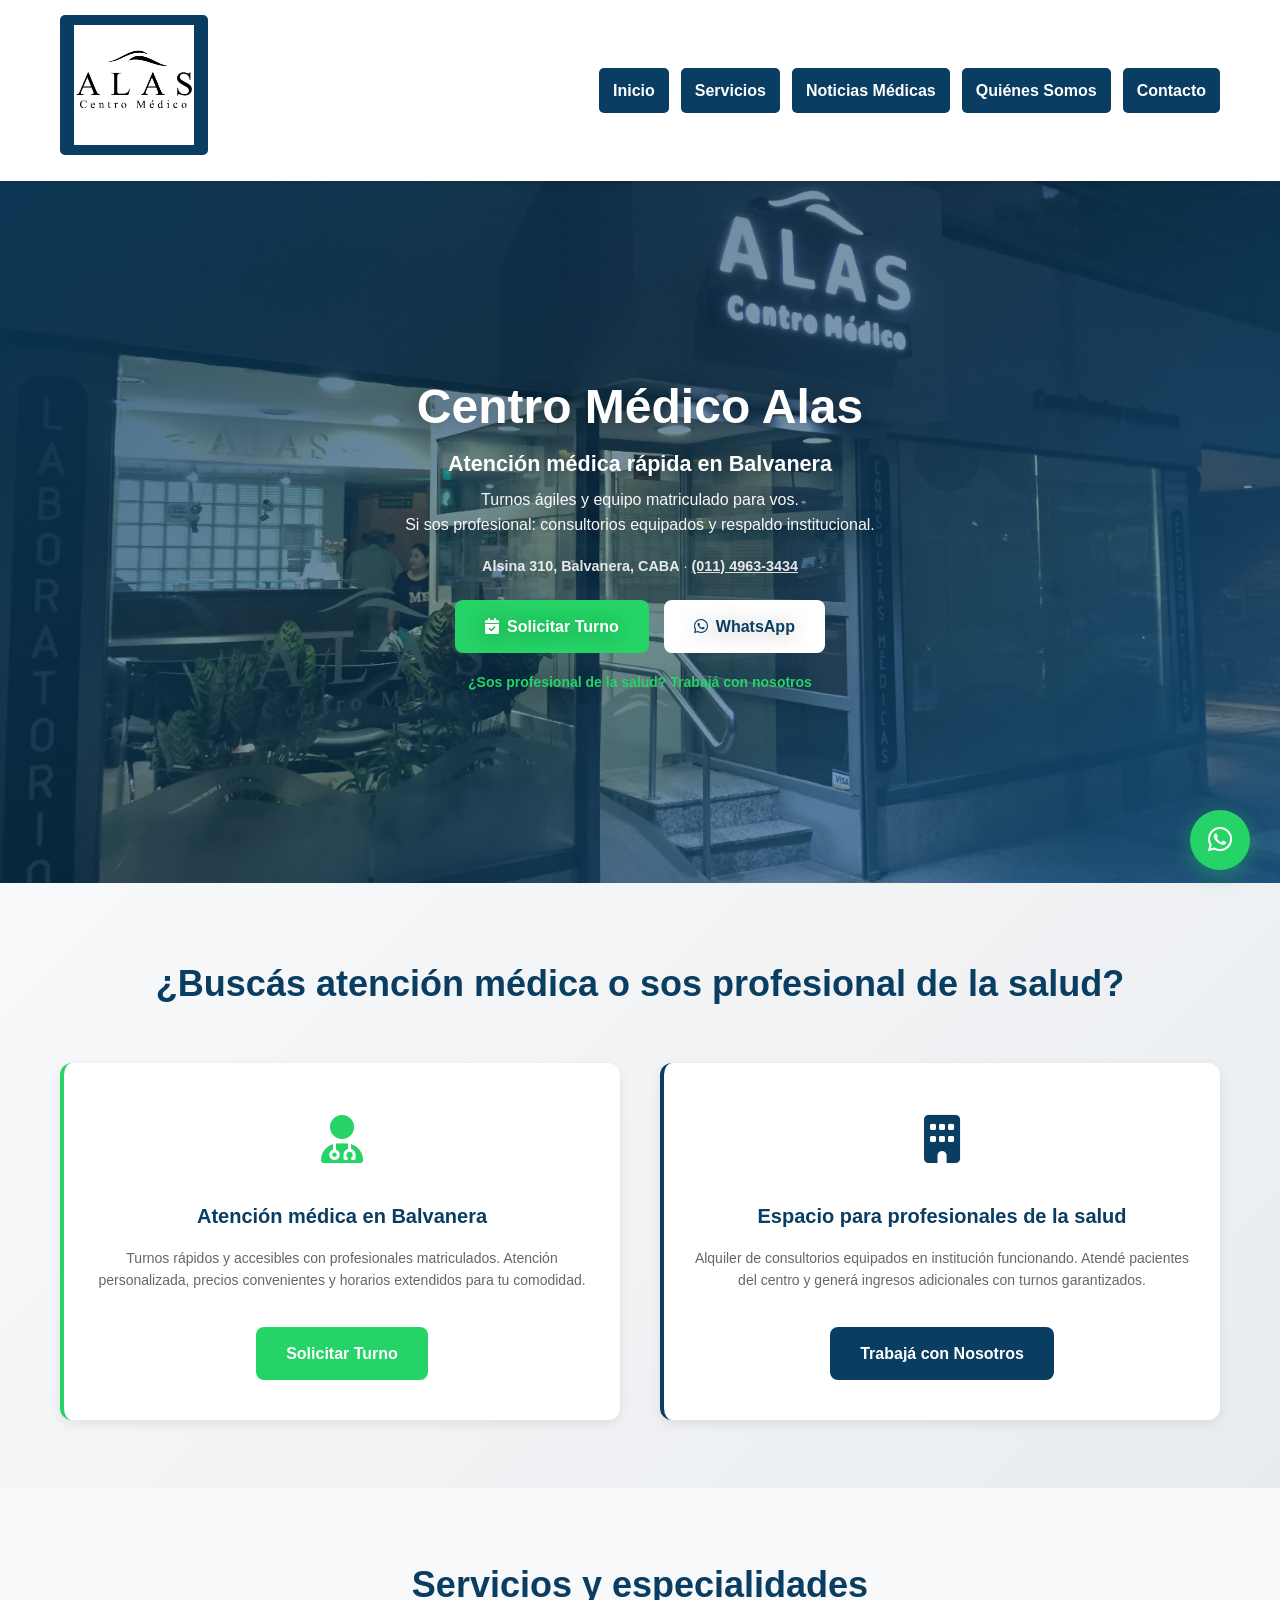
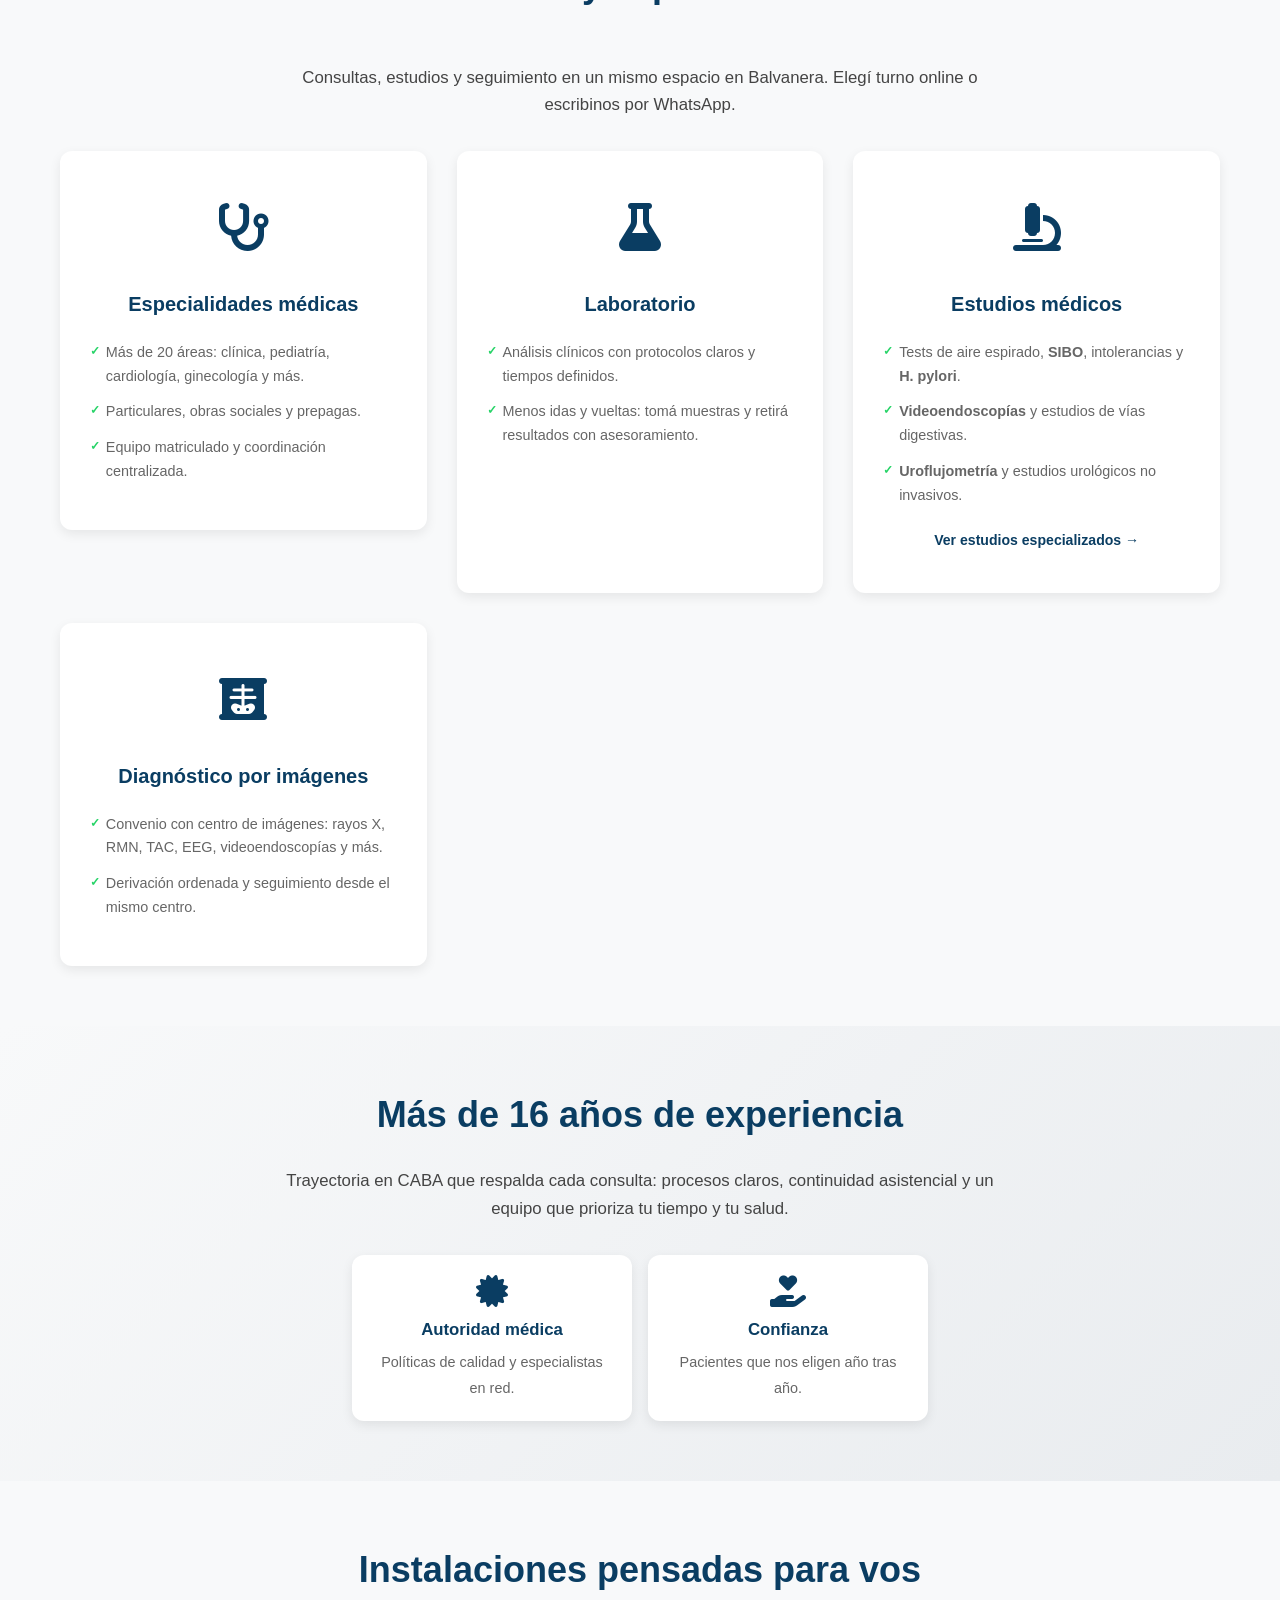
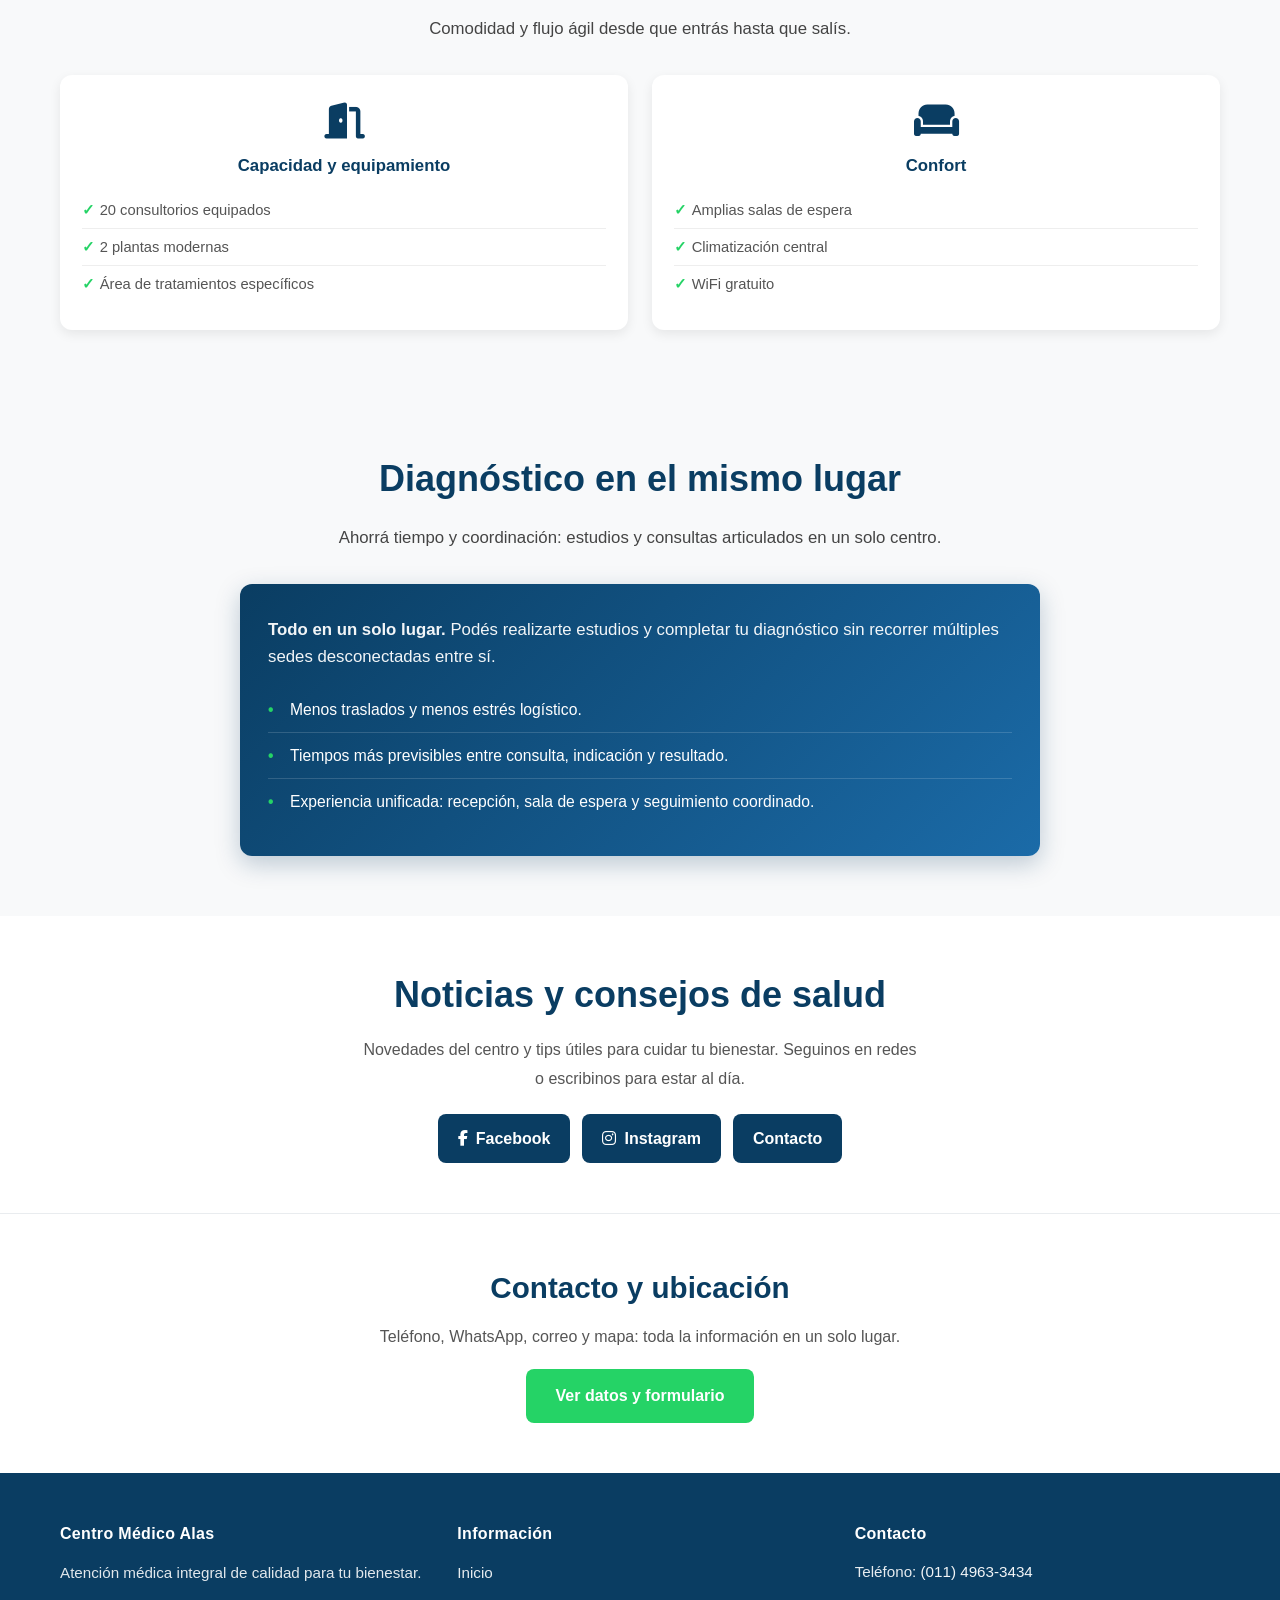
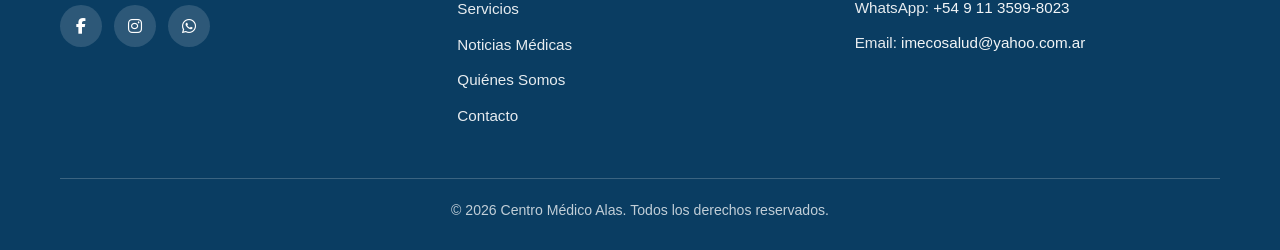
<file: index.html>
<!DOCTYPE html>
<html lang="es">
<head>
    <meta charset="UTF-8">
    <title>Centro Médico Alas en Balvanera, CABA - Consultorios y Atención Profesional</title>
    <meta name="description" content="Centro Médico en Balvanera, CABA. Consultorios médicos en alquiler y atención personalizada con profesionales matriculados. Solicita turno ya." />
    <meta property="og:type" content="website" />
    <meta property="og:title" content="Centro Médico en Buenos Aires - Consultorios en CABA | Centro Médico Alas" />
    <meta property="og:description" content="Centro Médico Alas: consultorios en CABA, atención médica profesional en Balvanera. Turnos online y WhatsApp para pacientes de Buenos Aires." />
    <meta property="og:url" content="https://tusitio.com" />
    <meta property="og:image" content="https://tusitio.com/imagenes/img1.jpg.jfif" />
    <meta property="og:site_name" content="Centro Médico Alas" />
    <meta property="og:locale" content="es_AR" />
    <meta name="twitter:card" content="summary_large_image" />
    <meta name="twitter:title" content="Centro Médico Alas - Consultorios en Buenos Aires" />
    <meta name="twitter:description" content="Centro Médico en Balvanera, CABA. Turnos en línea, WhatsApp y profesionales matriculados certificados." />
    <meta name="twitter:image" content="https://tusitio.com/imagenes/img1.jpg.jfif" />
    <link rel="canonical" href="https://tusitio.com" />
    <meta name="viewport" content="width=device-width, initial-scale=1.0">
    <meta name="theme-color" content="#0a3d62" />
    <meta name="author" content="Centro Médico Alas" />
    <script type="application/ld+json">
    {
      "@context": "https://schema.org",
      "@type": "MedicalBusiness",
      "name": "Centro Médico Alas",
      "image": "https://tusitio.com/imagenes/logo.jpg",
      "telephone": "+54 9 11 3599 8023",
      "email": "imecosalud@yahoo.com.ar",
      "address": {
        "@type": "PostalAddress",
        "streetAddress": "Alsina 310, Balvanera",
        "addressLocality": "Buenos Aires",
        "addressRegion": "CABA",
        "postalCode": "1093",
        "addressCountry": "AR"
      },
      "geo": {
        "@type": "GeoCoordinates",
        "latitude": -34.6000252,
        "longitude": -58.4047361
      },
      "url": "https://tusitio.com",
      "areaServed": {
        "@type": "AdministrativeArea",
        "name": "Buenos Aires"
      },
      "serviceArea": {
        "@type": "Place",
        "name": "Balvanera, CABA, Buenos Aires"
      },
      "priceRange": "$$",
      "sameAs": [
        "https://www.facebook.com/profile.php?id=100071272326204&locale=es_LA",
        "https://www.instagram.com/centromedico.alas",
        "https://wa.me/5491135998023"
      ],
      "openingHoursSpecification": [
        { "@type": "OpeningHoursSpecification", "dayOfWeek": ["Monday","Tuesday","Wednesday","Thursday","Friday"], "opens": "08:00", "closes": "17:00" },
        { "@type": "OpeningHoursSpecification", "dayOfWeek": "Saturday", "opens": "10:00", "closes": "14:00" }
      ],
      "medicalSpecialty": "GeneralPractice",
      "currenciesAccepted": "ARS",
      "paymentAccepted": "Cash, Credit Card"
    }
    </script>
    <script type="application/ld+json">
    {
      "@context": "https://schema.org",
      "@type": "BreadcrumbList",
      "itemListElement": [
        {"@type": "ListItem", "position": 1, "name": "Inicio", "item": "https://tusitio.com"},
        {"@type": "ListItem", "position": 2, "name": "Servicios", "item": "https://tusitio.com/#servicios"},
        {"@type": "ListItem", "position": 3, "name": "Contacto", "item": "https://tusitio.com/#contacto"}
      ]
    }
    </script>
    <link rel="stylesheet" href="https://cdnjs.cloudflare.com/ajax/libs/font-awesome/6.4.0/css/all.min.css">

    <style>
        * {
            margin: 0;
            padding: 0;
            box-sizing: border-box;
        }

        html {
            scroll-behavior: smooth;
            scroll-padding-top: 100px;
        }

        body {
            font-family: 'Segoe UI', Tahoma, Geneva, Verdana, sans-serif;
            background: #f8f9fa;
            color: #333;
            line-height: 1.6;
            overflow-x: hidden;
        }

        /* HEADER Y NAVEGACIÓN */
        nav {
            background: white;
            box-shadow: 0 2px 4px rgba(0,0,0,0.1);
            position: sticky;
            top: 0;
            z-index: 100;
        }

        nav .container {
            display: flex;
            justify-content: space-between;
            align-items: center;
            max-width: 1200px;
            margin: 0 auto;
            padding: 15px 20px;
            gap: 12px;
            flex-wrap: wrap;
        }

        nav .logo {
            font-size: 24px;
            font-weight: bold;
            color: #0a3d62;
            flex-shrink: 0;
        }

        nav .logo a {
            display: inline-block;
            line-height: 0;
        }

        nav .logo img {
            display: block;
            height: auto;
            max-height: 120px;
            width: auto;
        }

        .nav-toggle {
            display: none;
            align-items: center;
            justify-content: center;
            width: 44px;
            height: 44px;
            padding: 0;
            border: 2px solid #0a3d62;
            border-radius: 8px;
            background: white;
            color: #0a3d62;
            cursor: pointer;
            flex-shrink: 0;
        }

        .nav-toggle:focus-visible {
            outline: 3px solid #25D366;
            outline-offset: 2px;
        }

        nav ul {
            display: flex;
            list-style: none;
            gap: 12px;
            flex-wrap: wrap;
            align-items: center;
            justify-content: flex-end;
            margin: 0;
            padding: 0;
        }

        nav a {
            background: #0a3d62;
            color: white;
            padding: 10px 14px;
            text-decoration: none;
            border-radius: 5px;
            display: inline-block;
            transition: all 0.3s;
            font-weight: 600;
            text-align: center;
        }

        nav a:hover {
            background: #083050;
            transform: translateY(-1px);
            box-shadow: 0 3px 10px rgba(10, 61, 98, 0.3);
        }

        @media (max-width: 900px) {
            .nav-toggle {
                display: inline-flex;
            }

            nav ul {
                display: none;
                width: 100%;
                flex-direction: column;
                align-items: stretch;
                gap: 8px;
                padding-top: 8px;
                border-top: 1px solid #e9ecef;
                margin-top: 8px;
            }

            nav.is-open ul {
                display: flex;
            }

            nav a {
                width: 100%;
            }
        }

        .container {
            max-width: 1200px;
            margin: 0 auto;
            padding: 0 20px;
        }

        /* HERO SECTION — carrusel a pantalla completa */
        .hero {
            position: relative;
            color: white;
            text-align: center;
            min-height: clamp(480px, 78vh, 820px);
            display: flex;
            align-items: center;
            justify-content: center;
            padding: 72px 20px 64px;
            overflow: hidden;
            background: #0a3d62;
        }

        .hero-media {
            position: absolute;
            inset: 0;
            z-index: 0;
        }

        .hero-media .carousel-img {
            width: 100%;
            height: 100%;
            object-fit: cover;
            object-position: center;
            position: absolute;
            top: 0;
            left: 0;
            opacity: 0;
            transition: opacity 1.2s ease-in-out;
        }

        .hero-media .carousel-img.active {
            opacity: 1;
        }

        .hero-overlay {
            position: absolute;
            inset: 0;
            z-index: 1;
            background: linear-gradient(
                135deg,
                rgba(10, 61, 98, 0.82) 0%,
                rgba(10, 61, 98, 0.55) 45%,
                rgba(27, 107, 168, 0.65) 100%
            );
            pointer-events: none;
        }

        .hero-content {
            position: relative;
            z-index: 2;
            max-width: 760px;
            margin: 0 auto;
            text-shadow: 0 2px 20px rgba(0, 0, 0, 0.35);
        }

        .hero h1 {
            font-size: clamp(1.75rem, 5vw, 3rem);
            margin-bottom: 15px;
            line-height: 1.15;
        }

        .hero .hero-lead {
            font-size: clamp(1rem, 2.5vw, 1.35rem);
            font-weight: 600;
            margin-bottom: 10px;
            line-height: 1.35;
        }

        .hero .hero-sub {
            font-size: clamp(0.9rem, 2vw, 1rem);
            margin-bottom: 18px;
            line-height: 1.55;
            color: rgba(255, 255, 255, 0.96);
        }

        .hero .hero-meta {
            font-size: clamp(0.8rem, 1.8vw, 0.9rem);
            color: rgba(255, 255, 255, 0.88);
            margin-bottom: 22px;
            line-height: 1.5;
        }

        .hero .hero-meta a:focus-visible {
            outline: 3px solid #25D366;
            outline-offset: 3px;
        }

        /* FLOATING WHATSAPP BUTTON */
        .floating-whatsapp {
            position: fixed;
            bottom: 30px;
            right: 30px;
            width: 60px;
            height: 60px;
            background: #25D366;
            border-radius: 50%;
            display: flex;
            align-items: center;
            justify-content: center;
            cursor: pointer;
            box-shadow: 0 5px 20px rgba(37, 211, 102, 0.4);
            transition: all 0.3s;
            z-index: 999;
            text-decoration: none;
            color: white;
            font-size: 28px;
        }

        .floating-whatsapp:hover {
            transform: scale(1.1) translateY(-5px);
            box-shadow: 0 8px 25px rgba(37, 211, 102, 0.6);
        }

        .hero-buttons {
            display: flex;
            gap: 15px;
            justify-content: center;
            flex-wrap: wrap;
        }

        .btn {
            background: #25D366;
            color: white;
            padding: 14px 30px;
            text-decoration: none;
            border-radius: 8px;
            display: inline-flex;
            align-items: center;
            gap: 8px;
            font-weight: 600;
            transition: all 0.3s;
            border: none;
            cursor: pointer;
            font-size: 16px;
        }

        .btn:hover {
            background: #20ba5a;
            transform: translateY(-2px);
            box-shadow: 0 5px 15px rgba(37, 211, 102, 0.3);
        }

        .btn-secondary {
            background: white;
            color: #0a3d62;
        }

        .btn-secondary:hover {
            background: #f0f0f0;
        }

        .btn-institutional {
            background: #0a3d62;
            color: white;
        }

        .btn-institutional:hover {
            background: #083050;
            transform: translateY(-2px);
            box-shadow: 0 5px 15px rgba(10, 61, 98, 0.35);
        }

        /* SECCIONES */
        section {
            padding: 60px 20px;
        }

        section h2 {
            font-size: 36px;
            text-align: center;
            margin-bottom: 50px;
            color: #0a3d62;
        }

        section p {
            font-size: 16px;
            line-height: 1.8;
        }

        /* SERVICIOS */
        .services-grid {
            display: grid;
            grid-template-columns: repeat(auto-fit, minmax(min(100%, 280px), 1fr));
            gap: 30px;
        }

        .card {
            background: white;
            padding: 40px 30px;
            border-radius: 12px;
            box-shadow: 0 4px 12px rgba(0,0,0,0.08);
            transition: all 0.3s;
            text-align: center;
        }

        .card:hover {
            transform: translateY(-8px);
            box-shadow: 0 12px 24px rgba(0,0,0,0.12);
        }

        .card-icon {
            font-size: 48px;
            color: #0a3d62;
            margin-bottom: 20px;
        }

        .card h3 {
            color: #0a3d62;
            margin-bottom: 15px;
            font-size: 20px;
        }

        .card p {
            color: #666;
            font-size: 14px;
        }

        /* ABOUT SECTION */
        .about-content {
            display: grid;
            grid-template-columns: 1fr 1fr;
            gap: 50px;
            align-items: center;
        }

        .about-content h3 {
            color: #0a3d62;
            font-size: 24px;
            margin-bottom: 15px;
        }

        .about-content ul {
            list-style: none;
            margin-top: 20px;
        }

        .about-content li {
            padding: 12px 0;
            border-bottom: 1px solid #eee;
            display: flex;
            align-items: center;
            gap: 10px;
        }

        .about-content li:before {
            content: "✓";
            color: #25D366;
            font-weight: bold;
            font-size: 20px;
        }

        /* CONTACT */
        .contact-section {
            background: linear-gradient(135deg, #0a3d62 0%, #1b6ba8 100%);
            color: white;
            padding: 60px 20px;
        }

        .contact-info-section {
            background: #f8f9fa;
            padding: 60px 20px;
        }

        /* FOOTER */
        footer {
            background: #0a3d62;
            color: white;
            padding: 50px 20px 20px;
        }

        .footer-content {
            display: grid;
            grid-template-columns: repeat(auto-fit, minmax(250px, 1fr));
            gap: 30px;
            margin-bottom: 30px;
        }

        .footer-section h4 {
            margin-bottom: 15px;
            font-size: 16px;
        }

        .footer-section ul {
            list-style: none;
        }

        .footer-section ul li {
            margin-bottom: 10px;
        }

        .footer-section a {
            color: #ccc;
            text-decoration: none;
            transition: color 0.3s;
        }

        .footer-section a:hover {
            color: white;
        }

        .social-links {
            display: flex;
            gap: 15px;
            margin-top: 15px;
        }

        .social-links a {
            display: inline-flex;
            align-items: center;
            justify-content: center;
            width: 40px;
            height: 40px;
            background: rgba(255,255,255,0.1);
            border-radius: 50%;
            color: white;
            transition: background 0.3s;
        }

        .social-links a:hover {
            background: #25D366;
        }

        /* TRUST INDICATORS */
        .trust-indicators {
            display: grid;
            grid-template-columns: repeat(auto-fit, minmax(250px, 1fr));
            gap: 30px;
            margin-bottom: 60px;
        }

        .trust-item {
            background: white;
            padding: 30px;
            border-radius: 12px;
            text-align: center;
            box-shadow: 0 4px 12px rgba(0,0,0,0.08);
            transition: transform 0.3s;
        }

        .trust-item:hover {
            transform: translateY(-5px);
        }

        .trust-item-icon {
            font-size: 42px;
            color: #0a3d62;
            margin-bottom: 15px;
        }

        .trust-item h3 {
            color: #0a3d62;
            margin-bottom: 10px;
            font-size: 18px;
        }

        .trust-item p {
            color: #666;
            font-size: 14px;
        }

        /* TESTIMONIALS */
        .testimonials-grid {
            display: grid;
            grid-template-columns: repeat(auto-fit, minmax(300px, 1fr));
            gap: 30px;
        }

        .testimonial-card {
            background: white;
            padding: 30px;
            border-radius: 12px;
            box-shadow: 0 4px 12px rgba(0,0,0,0.08);
            border-left: 4px solid #25D366;
            transition: all 0.3s;
        }

        .testimonial-card:hover {
            transform: translateY(-8px);
            box-shadow: 0 12px 24px rgba(0,0,0,0.12);
        }

        .testimonial-header {
            display: flex;
            align-items: center;
            margin-bottom: 15px;
        }

        .testimonial-avatar {
            width: 50px;
            height: 50px;
            border-radius: 50%;
            background: #0a3d62;
            color: white;
            display: flex;
            align-items: center;
            justify-content: center;
            font-weight: bold;
            font-size: 20px;
            margin-right: 15px;
        }

        .testimonial-info h4 {
            color: #0a3d62;
            margin-bottom: 3px;
            font-size: 16px;
        }

        .testimonial-info p {
            color: #999;
            font-size: 13px;
        }

        .testimonial-stars {
            color: #FFD700;
            font-size: 14px;
            margin-bottom: 12px;
        }

        .testimonial-text {
            color: #666;
            font-size: 14px;
            line-height: 1.6;
            font-style: italic;
        }

        .footer-bottom {
            text-align: center;
            border-top: 1px solid rgba(255,255,255,0.2);
            padding-top: 20px;
            color: #ccc;
            font-size: 14px;
        }

        /* AUDIENCE SEPARATION */
        .audience-grid {
            display: grid;
            grid-template-columns: repeat(auto-fit, minmax(300px, 1fr));
            gap: 40px;
        }

        .audience-card {
            background: white;
            padding: 40px 30px;
            border-radius: 12px;
            box-shadow: 0 4px 12px rgba(0,0,0,0.08);
            text-align: center;
            transition: transform 0.3s;
        }

        .audience-card:hover {
            transform: translateY(-5px);
        }

        .audience-card h3 {
            color: #0a3d62;
            margin-bottom: 15px;
            font-size: 20px;
        }

        .audience-card p {
            color: #666;
            font-size: 14px;
            line-height: 1.6;
        }

        /* SECCIONES INSTITUCIONALES (experiencia, instalaciones, diagnóstico) */
        .experience-section h2,
        .facilities-section h2,
        .diagnosis-section h2,
        .news-teaser h2 {
            font-weight: 700;
        }

        .section-lead {
            max-width: 720px;
            margin: 0 auto 32px;
            text-align: center;
            font-size: 1.05rem;
            color: #444;
            line-height: 1.65;
        }

        .pill-row {
            display: flex;
            justify-content: center;
            gap: 16px;
            flex-wrap: wrap;
        }

        .pill-card {
            background: white;
            padding: 20px 22px;
            border-radius: 12px;
            box-shadow: 0 4px 12px rgba(0,0,0,0.08);
            min-width: 180px;
            max-width: 280px;
            text-align: center;
        }

        .pill-card i {
            font-size: 2rem;
            color: #0a3d62;
            margin-bottom: 10px;
            display: block;
        }

        .pill-card h3 {
            color: #0a3d62;
            margin: 0 0 6px;
            font-size: 1.05rem;
        }

        .pill-card p {
            margin: 0;
            font-size: 0.9rem;
            color: #666;
        }

        .facility-grid {
            display: grid;
            grid-template-columns: repeat(auto-fit, minmax(240px, 1fr));
            gap: 24px;
        }

        .facility-item {
            background: white;
            padding: 28px 22px;
            border-radius: 12px;
            box-shadow: 0 4px 12px rgba(0,0,0,0.08);
            text-align: center;
            transition: transform 0.25s;
        }

        .facility-item:hover {
            transform: translateY(-4px);
        }

        .facility-item i {
            font-size: 2.25rem;
            color: #0a3d62;
            margin-bottom: 14px;
        }

        .facility-item h3 {
            color: #0a3d62;
            margin: 0 0 12px;
            font-size: 1.05rem;
        }

        .facility-item ul {
            text-align: left;
            color: #555;
            list-style: none;
            padding: 0;
            margin: 0;
            font-size: 0.92rem;
            line-height: 1.65;
        }

        .facility-item li {
            padding: 6px 0;
            border-bottom: 1px solid #eee;
            padding-left: 1.2em;
            position: relative;
        }

        .facility-item li::before {
            content: "✓";
            position: absolute;
            left: 0;
            color: #25D366;
            font-weight: bold;
        }

        .facility-item li:last-child {
            border-bottom: none;
        }

        .diagnosis-highlight {
            background: linear-gradient(135deg, #0a3d62 0%, #1b6ba8 100%);
            color: white;
            border-radius: 12px;
            padding: 32px 28px;
            max-width: 800px;
            margin: 0 auto;
            box-shadow: 0 8px 24px rgba(10, 61, 98, 0.25);
        }

        .diagnosis-highlight p {
            color: rgba(255,255,255,0.95);
            font-size: 1.05rem;
            margin: 0 0 16px;
            line-height: 1.65;
        }

        .diagnosis-highlight ul {
            list-style: none;
            padding: 0;
            margin: 0;
        }

        .diagnosis-highlight li {
            padding: 10px 0 10px 1.4em;
            position: relative;
            border-top: 1px solid rgba(255,255,255,0.15);
            font-size: 0.98rem;
        }

        .diagnosis-highlight li:first-child {
            border-top: none;
        }

        .diagnosis-highlight li::before {
            content: "•";
            position: absolute;
            left: 0;
            color: #25D366;
            font-weight: bold;
        }

        .news-teaser .container {
            text-align: center;
        }

        .news-teaser p {
            max-width: 560px;
            margin: 0 auto 20px;
            color: #555;
        }

        .news-links {
            display: flex;
            flex-wrap: wrap;
            gap: 12px;
            justify-content: center;
        }

        .news-links a {
            display: inline-flex;
            align-items: center;
            gap: 8px;
            background: #0a3d62;
            color: white;
            padding: 12px 20px;
            border-radius: 8px;
            text-decoration: none;
            font-weight: 600;
            transition: background 0.25s;
        }

        .news-links a:hover {
            background: #083050;
        }

        .service-card-list {
            text-align: left;
            color: #666;
            font-size: 0.9rem;
            list-style: none;
            padding: 0;
            margin: 0;
            line-height: 1.65;
        }

        .service-card-list li {
            padding: 6px 0 6px 1.1em;
            position: relative;
        }

        .service-card-list li::before {
            content: "✓";
            position: absolute;
            left: 0;
            color: #25D366;
            font-weight: bold;
            font-size: 0.85em;
        }

        /* RESPONSIVE */
        @media (max-width: 768px) {
            .container {
                padding: 0 15px;
            }

            nav .container {
                padding: 10px 15px;
            }

            nav .logo img {
                max-height: 64px;
            }

            nav a {
                padding: 10px 14px;
                font-size: 15px;
            }

            .hero {
                min-height: clamp(440px, 72vh, 720px);
                padding: 56px 15px 48px;
            }

            .hero-buttons {
                flex-direction: column;
                gap: 10px;
            }

            .btn {
                width: 100%;
                padding: 12px 20px;
                font-size: 16px;
                justify-content: center;
            }

            section {
                padding: 40px 15px;
            }

            section h2 {
                font-size: 28px;
                margin-bottom: 30px;
            }

            .services-grid {
                grid-template-columns: 1fr;
                gap: 20px;
            }

            .card {
                padding: 30px 20px;
            }

            .card-icon {
                font-size: 40px;
            }

            .card h3 {
                font-size: 18px;
            }

            .trust-indicators {
                grid-template-columns: 1fr;
                gap: 20px;
            }

            .trust-item {
                padding: 25px;
            }

            .trust-item-icon {
                font-size: 36px;
            }

            .testimonials-grid {
                grid-template-columns: 1fr;
            }

            .about-content {
                grid-template-columns: 1fr;
                gap: 30px;
            }

            .about-content h3 {
                font-size: 20px;
            }

            .footer-content {
                grid-template-columns: 1fr;
                gap: 30px;
            }

            .audience-grid {
                grid-template-columns: 1fr;
                gap: 30px;
            }

            .audience-card {
                padding: 30px 20px;
            }

            .floating-whatsapp {
                bottom: 20px;
                right: 20px;
                width: 50px;
                height: 50px;
                font-size: 24px;
            }

            .experience-section,
            .facilities-section,
            .diagnosis-section,
            .news-teaser {
                padding: 40px 15px;
            }

            .experience-section h2,
            .facilities-section h2,
            .diagnosis-section h2,
            .news-teaser h2 {
                font-size: 1.65rem;
                margin-bottom: 24px;
            }

            .pill-row {
                gap: 12px;
            }

            .pill-card {
                min-width: 100%;
                max-width: none;
            }

            .facility-grid {
                grid-template-columns: 1fr;
            }

            .diagnosis-highlight {
                padding: 24px 18px;
            }
        }

        @media (max-width: 480px) {
            html {
                scroll-padding-top: 88px;
            }

            .btn {
                font-size: 14px;
                padding: 10px 15px;
            }

            section h2 {
                font-size: 24px;
            }

            .card h3 {
                font-size: 16px;
            }

            .trust-item h3 {
                font-size: 16px;
            }
        }
    </style>
</head>
<body>
    <header>
        <nav id="site-nav" aria-label="Navegación principal">
            <div class="container">
                <div class="logo">
                    <a href="index.html#inicio" style="text-decoration: none; color: inherit;" aria-label="Centro Médico Alas, ir al inicio">
                        <img src="imagenes/logo.jpg" alt="Centro Médico Alas logo consultorios en Balvanera CABA" loading="lazy">
                    </a>
                </div>
                <button type="button" class="nav-toggle" id="nav-toggle" aria-expanded="false" aria-controls="primary-menu" aria-label="Abrir o cerrar menú">
                    <i class="fas fa-bars" aria-hidden="true"></i>
                </button>
                <ul id="primary-menu">
                    <li><a href="#inicio" aria-label="Ir a inicio del sitio">Inicio</a></li>
                    <li><a href="#servicios" aria-label="Ver servicios médicos ofrecidos">Servicios</a></li>
                    <li><a href="#noticias" aria-label="Leer noticias y artículos médicos">Noticias Médicas</a></li>
                    <li><a href="quienes-somos.html" aria-label="Conocer al equipo del Centro Médico">Quiénes Somos</a></li>
                    <li><a href="contactos.html" aria-label="Formulario de contacto y ubicación">Contacto</a></li>
                </ul>
            </div>
        </nav>

        <div class="hero" id="inicio">
            <div class="hero-media" aria-hidden="true">
                <img src="imagenes/img1.jpg.jfif" class="carousel-img active" alt="" loading="eager" decoding="async" fetchpriority="high">
                <img src="imagenes/img2.jpg.jfif" class="carousel-img" alt="" loading="lazy" decoding="async">
                <img src="imagenes/img3.jpg.jfif" class="carousel-img" alt="" loading="lazy" decoding="async">
                <img src="imagenes/img6.jpg.jfif" class="carousel-img" alt="" loading="lazy" decoding="async">
            </div>
            <div class="hero-overlay" aria-hidden="true"></div>
            <div class="hero-content">
                <h1>Centro Médico Alas</h1>
                <p class="hero-lead">Atención médica rápida en Balvanera</p>
                <p class="hero-sub">Turnos ágiles y equipo matriculado para vos.<br>Si sos profesional: consultorios equipados y respaldo institucional.</p>
                <p class="hero-meta"><strong>Alsina 310, Balvanera, CABA</strong> · <strong><a href="tel:01149633434" style="color: inherit;">(011) 4963-3434</a></strong></p>
                <div class="hero-buttons">
                    <a href="https://clansis.com.ar/centro_medico_alas" class="btn" target="_blank" rel="noopener noreferrer" aria-label="Solicitar turno médico en línea en Centro Médico Alas">
                        <i class="fas fa-calendar-check" aria-hidden="true"></i> Solicitar Turno
                    </a>
                    <a href="https://wa.me/5491135998023" class="btn btn-secondary" target="_blank" rel="noopener noreferrer" aria-label="Contactar directamente por WhatsApp">
                        <i class="fab fa-whatsapp" aria-hidden="true"></i> WhatsApp
                    </a>
                </div>
                <p style="font-size: 14px; margin-top: 18px;"><a href="#profesionales" style="color: #25D366; text-decoration: none; font-weight: bold;">¿Sos profesional de la salud? Trabajá con nosotros</a></p>
            </div>
        </div>
    </header>

    <main>
        <section id="profesionales" style="background: linear-gradient(135deg, #f8f9fa 0%, #e9ecef 100%); padding: 72px 20px 68px;">
            <div class="container">
                <h2 style="text-align: center; margin-bottom: 50px; color: #0a3d62;">¿Buscás atención médica o sos profesional de la salud?</h2>
                <div class="audience-grid" style="display: grid; grid-template-columns: repeat(auto-fit, minmax(300px, 1fr)); gap: 40px;">
                    <div class="audience-card" style="background: white; padding: 40px 30px; border-radius: 12px; box-shadow: 0 4px 12px rgba(0,0,0,0.08); text-align: center; border-left: 4px solid #25D366;">
                        <div style="font-size: 48px; color: #25D366; margin-bottom: 20px;"><i class="fas fa-user-md"></i></div>
                        <h3 style="color: #0a3d62; margin-bottom: 15px;">Atención médica en Balvanera</h3>
                        <p style="color: #666; margin-bottom: 20px; line-height: 1.6;">Turnos rápidos y accesibles con profesionales matriculados. Atención personalizada, precios convenientes y horarios extendidos para tu comodidad.</p>
                        <a href="especialidades.html" class="btn" aria-label="Ver especialidades médicas y opciones de turno para pacientes" style="display: inline-block; margin-top: 15px;">Solicitar Turno</a>
                    </div>
                    <div class="audience-card" style="background: white; padding: 40px 30px; border-radius: 12px; box-shadow: 0 4px 12px rgba(0,0,0,0.08); text-align: center; border-left: 4px solid #0a3d62;">
                        <div style="font-size: 48px; color: #0a3d62; margin-bottom: 20px;"><i class="fas fa-building"></i></div>
                        <h3 style="color: #0a3d62; margin-bottom: 15px;">Espacio para profesionales de la salud</h3>
                        <p style="color: #666; margin-bottom: 20px; line-height: 1.6;">Alquiler de consultorios equipados en institución funcionando. Atendé pacientes del centro y generá ingresos adicionales con turnos garantizados.</p>
                        <a href="profesionales.html" class="btn btn-institutional" aria-label="Información para profesionales: consultorios y trabajo con el centro" style="display: inline-block; margin-top: 15px;">Trabajá con Nosotros</a>
                    </div>
                </div>
            </div>
        </section>

        <section id="servicios" aria-labelledby="servicios-heading" style="padding-top: 68px;">
            <div class="container">
                <h2 id="servicios-heading">Servicios y especialidades</h2>
                <p class="section-lead">Consultas, estudios y seguimiento en un mismo espacio en Balvanera. Elegí turno online o escribinos por WhatsApp.</p>
                <div class="services-grid">
                    <a href="especialidades.html" style="text-decoration: none; color: inherit;">
                        <div class="card" style="cursor: pointer;">
                            <div class="card-icon"><i class="fas fa-stethoscope" aria-hidden="true"></i></div>
                            <h3>Especialidades médicas</h3>
                            <ul class="service-card-list">
                                <li>Más de 20 áreas: clínica, pediatría, cardiología, ginecología y más.</li>
                                <li>Particulares, obras sociales y prepagas.</li>
                                <li>Equipo matriculado y coordinación centralizada.</li>
                            </ul>
                        </div>
                    </a>
                    <div class="card">
                        <div class="card-icon"><i class="fas fa-flask" aria-hidden="true"></i></div>
                        <h3>Laboratorio</h3>
                        <ul class="service-card-list">
                            <li>Análisis clínicos con protocolos claros y tiempos definidos.</li>
                            <li>Menos idas y vueltas: tomá muestras y retirá resultados con asesoramiento.</li>
                        </ul>
                    </div>
                    <a href="servicios-agregados.html" class="card-link-estudios" style="text-decoration: none; color: inherit;" aria-label="Ver estudios especializados: tests de aliento SIBO, endoscopías, uroflujometría y más">
                        <div class="card" style="cursor: pointer;">
                            <div class="card-icon"><i class="fas fa-microscope" aria-hidden="true"></i></div>
                            <h3>Estudios médicos</h3>
                            <ul class="service-card-list">
                                <li>Tests de aire espirado, <strong>SIBO</strong>, intolerancias y <strong>H. pylori</strong>.</li>
                                <li><strong>Videoendoscopías</strong> y estudios de vías digestivas.</li>
                                <li><strong>Uroflujometría</strong> y estudios urológicos no invasivos.</li>
                            </ul>
                            <p style="margin-top: 14px; font-size: 0.88rem; color: #0a3d62; font-weight: 600;">Ver estudios especializados →</p>
                        </div>
                    </a>
                    <div class="card">
                        <div class="card-icon"><i class="fas fa-x-ray" aria-hidden="true"></i></div>
                        <h3>Diagnóstico por imágenes</h3>
                        <ul class="service-card-list">
                            <li>Convenio con centro de imágenes: rayos X, RMN, TAC, EEG, videoendoscopías y más.</li>
                            <li>Derivación ordenada y seguimiento desde el mismo centro.</li>
                        </ul>
                    </div>
                </div>
            </div>
        </section>

        <section class="experience-section" id="experiencia" aria-labelledby="experiencia-heading" style="padding: 60px 20px; background: linear-gradient(135deg, #f8f9fa 0%, #e9ecef 100%);">
            <div class="container">
                <h2 id="experiencia-heading" style="text-align: center; color: #0a3d62; margin-bottom: 24px; font-size: clamp(1.4rem, 4vw, 2.25rem);">Más de 16 años de experiencia</h2>
                <p class="section-lead">Trayectoria en CABA que respalda cada consulta: procesos claros, continuidad asistencial y un equipo que prioriza tu tiempo y tu salud.</p>
                <div class="pill-row">
                    <div class="pill-card">
                        <i class="fas fa-certificate" aria-hidden="true"></i>
                        <h3>Autoridad médica</h3>
                        <p>Políticas de calidad y especialistas en red.</p>
                    </div>
                    <div class="pill-card">
                        <i class="fas fa-hand-holding-heart" aria-hidden="true"></i>
                        <h3>Confianza</h3>
                        <p>Pacientes que nos eligen año tras año.</p>
                    </div>
                </div>
            </div>
        </section>

        <section class="facilities-section" id="instalaciones" aria-labelledby="instalaciones-heading" style="padding: 60px 20px;">
            <div class="container">
                <h2 id="instalaciones-heading" style="text-align: center; color: #0a3d62; margin-bottom: 16px;">Instalaciones pensadas para vos</h2>
                <p class="section-lead">Comodidad y flujo ágil desde que entrás hasta que salís.</p>
                <div class="facility-grid">
                    <div class="facility-item">
                        <i class="fas fa-door-open" aria-hidden="true"></i>
                        <h3>Capacidad y equipamiento</h3>
                        <ul>
                            <li>20 consultorios equipados</li>
                            <li>2 plantas modernas</li>
                            <li>Área de tratamientos específicos</li>
                        </ul>
                    </div>
                    <div class="facility-item">
                        <i class="fas fa-couch" aria-hidden="true"></i>
                        <h3>Confort</h3>
                        <ul>
                            <li>Amplias salas de espera</li>
                            <li>Climatización central</li>
                            <li>WiFi gratuito</li>
                        </ul>
                    </div>
                </div>
            </div>
        </section>

        <section class="diagnosis-section" id="diagnostico" aria-labelledby="diagnostico-heading" style="padding: 60px 20px; background: #f8f9fa;">
            <div class="container">
                <h2 id="diagnostico-heading" style="text-align: center; color: #0a3d62; margin-bottom: 16px;">Diagnóstico en el mismo lugar</h2>
                <p class="section-lead">Ahorrá tiempo y coordinación: estudios y consultas articulados en un solo centro.</p>
                <div class="diagnosis-highlight">
                    <p><strong>Todo en un solo lugar.</strong> Podés realizarte estudios y completar tu diagnóstico sin recorrer múltiples sedes desconectadas entre sí.</p>
                    <ul>
                        <li>Menos traslados y menos estrés logístico.</li>
                        <li>Tiempos más previsibles entre consulta, indicación y resultado.</li>
                        <li>Experiencia unificada: recepción, sala de espera y seguimiento coordinado.</li>
                    </ul>
                </div>
            </div>
        </section>

        <section class="news-teaser" id="noticias" aria-labelledby="noticias-heading" style="padding: 50px 20px; background: white;">
            <div class="container">
                <h2 id="noticias-heading" style="color: #0a3d62; margin-bottom: 12px;">Noticias y consejos de salud</h2>
                <p>Novedades del centro y tips útiles para cuidar tu bienestar. Seguinos en redes o escribinos para estar al día.</p>
                <div class="news-links">
                    <a href="https://www.facebook.com/profile.php?id=100071272326204&amp;locale=es_LA" target="_blank" rel="noopener noreferrer" aria-label="Facebook de Centro Médico Alas"><i class="fab fa-facebook-f" aria-hidden="true"></i> Facebook</a>
                    <a href="https://www.instagram.com/centromedico.alas" target="_blank" rel="noopener noreferrer" aria-label="Instagram de Centro Médico Alas"><i class="fab fa-instagram" aria-hidden="true"></i> Instagram</a>
                    <a href="contactos.html" aria-label="Ir a página de contacto">Contacto</a>
                </div>
            </div>
        </section>

        <section id="contacto" aria-labelledby="contacto-heading" style="padding: 50px 20px; background: white; border-top: 1px solid #e9ecef;">
            <div class="container" style="text-align: center; max-width: 640px;">
                <h2 id="contacto-heading" style="color: #0a3d62; margin-bottom: 12px; font-size: clamp(1.35rem, 3.5vw, 1.85rem);">Contacto y ubicación</h2>
                <p style="color: #555; margin-bottom: 20px; line-height: 1.6;">Teléfono, WhatsApp, correo y mapa: toda la información en un solo lugar.</p>
                <a href="contactos.html" class="btn" aria-label="Ir a la página de contacto con datos y formulario">Ver datos y formulario</a>
            </div>
        </section>

    </main>

    <a href="https://wa.me/5491135998023" class="floating-whatsapp" target="_blank" rel="noopener noreferrer" aria-label="Chatear por WhatsApp con Centro Médico Alas">
        <i class="fab fa-whatsapp"></i>
    </a>

    <script>
        (function () {
            var media = document.querySelector('.hero-media');
            if (media) {
                var imgs = media.querySelectorAll('.carousel-img');
                var idx = 0;
                setInterval(function () {
                    imgs[idx].classList.remove('active');
                    idx = (idx + 1) % imgs.length;
                    imgs[idx].classList.add('active');
                }, 3500);
            }
            var nav = document.getElementById('site-nav');
            var toggle = document.getElementById('nav-toggle');
            var menu = document.getElementById('primary-menu');
            if (nav && toggle && menu) {
                toggle.addEventListener('click', function () {
                    var open = nav.classList.toggle('is-open');
                    toggle.setAttribute('aria-expanded', open ? 'true' : 'false');
                    var ic = toggle.querySelector('i');
                    if (ic) {
                        ic.className = open ? 'fas fa-times' : 'fas fa-bars';
                    }
                });
                menu.querySelectorAll('a').forEach(function (link) {
                    link.addEventListener('click', function () {
                        nav.classList.remove('is-open');
                        toggle.setAttribute('aria-expanded', 'false');
                        var ic2 = toggle.querySelector('i');
                        if (ic2) ic2.className = 'fas fa-bars';
                    });
                });
            }
        })();
    </script>

    <style>
        .site-footer {
            background: #0a3d62;
            color: #e8eef4;
            font-family: 'Segoe UI', Tahoma, Geneva, Verdana, sans-serif;
            margin: 0;
            padding: 0;
        }

        .site-footer a {
            color: #fff;
            text-decoration: none;
            transition: opacity 0.2s ease, color 0.2s ease;
        }

        .site-footer a:hover {
            color: #fff;
            opacity: 0.85;
            text-decoration: underline;
        }

        .site-footer__inner {
            max-width: 1200px;
            margin: 0 auto;
            padding: 48px 20px 0;
        }

        .site-footer__grid {
            display: grid;
            grid-template-columns: repeat(3, 1fr);
            gap: 40px 32px;
            padding-bottom: 40px;
        }

        .site-footer__title {
            font-weight: 700;
            font-size: 1rem;
            color: #fff;
            margin: 0 0 14px;
            letter-spacing: 0.02em;
        }

        .site-footer__lead {
            margin: 0 0 20px;
            font-size: 0.95rem;
            line-height: 1.65;
            color: rgba(255, 255, 255, 0.88);
        }

        .site-footer__social {
            display: flex;
            flex-wrap: wrap;
            gap: 12px;
            list-style: none;
            margin: 0;
            padding: 0;
        }

        .site-footer__social a {
            display: inline-flex;
            align-items: center;
            justify-content: center;
            width: 42px;
            height: 42px;
            border-radius: 50%;
            background: rgba(255, 255, 255, 0.14);
            color: #fff;
            text-decoration: none;
        }

        .site-footer__social a:hover {
            background: rgba(255, 255, 255, 0.22);
            opacity: 1;
            text-decoration: none;
        }

        .site-footer__social a:focus-visible {
            outline: 3px solid #25D366;
            outline-offset: 2px;
        }

        .site-footer__links {
            list-style: none;
            margin: 0;
            padding: 0;
        }

        .site-footer__links li {
            margin-bottom: 10px;
        }

        .site-footer__links a {
            font-size: 0.95rem;
            color: rgba(255, 255, 255, 0.9);
        }

        .site-footer__contact {
            margin: 0;
            padding: 0;
            list-style: none;
        }

        .site-footer__contact li {
            margin-bottom: 12px;
            font-size: 0.95rem;
            line-height: 1.55;
            color: rgba(255, 255, 255, 0.9);
        }

        .site-footer__contact a {
            color: rgba(255, 255, 255, 0.95);
        }

        .site-footer__bottom {
            border-top: 1px solid rgba(255, 255, 255, 0.2);
            padding: 20px 20px 28px;
            text-align: center;
        }

        .site-footer__bottom p {
            margin: 0;
            font-size: 0.88rem;
            color: rgba(255, 255, 255, 0.75);
        }

        @media (max-width: 900px) {
            .site-footer__grid {
                grid-template-columns: 1fr 1fr;
            }
        }

        @media (max-width: 600px) {
            .site-footer__inner {
                padding-top: 36px;
            }

            .site-footer__grid {
                grid-template-columns: 1fr;
                gap: 32px;
            }
        }
    </style>

    <footer class="site-footer" role="contentinfo" aria-label="Pie de página" itemscope itemtype="https://schema.org/MedicalBusiness">
        <meta itemprop="name" content="Centro Médico Alas">
        <div class="site-footer__inner">
            <div class="site-footer__grid">
                <div class="site-footer__col">
                    <h2 class="site-footer__title">Centro Médico Alas</h2>
                    <p class="site-footer__lead">Atención médica integral de calidad para tu bienestar.</p>
                    <ul class="site-footer__social" aria-label="Redes sociales">
                        <li>
                            <a href="https://www.facebook.com/profile.php?id=100071272326204&amp;locale=es_LA" target="_blank" rel="noopener noreferrer" aria-label="Facebook de Centro Médico Alas"><i class="fab fa-facebook-f" aria-hidden="true"></i></a>
                        </li>
                        <li>
                            <a href="https://www.instagram.com/centromedico.alas" target="_blank" rel="noopener noreferrer" aria-label="Instagram de Centro Médico Alas"><i class="fab fa-instagram" aria-hidden="true"></i></a>
                        </li>
                        <li>
                            <a href="https://wa.me/5491135998023" target="_blank" rel="noopener noreferrer" aria-label="WhatsApp de Centro Médico Alas"><i class="fab fa-whatsapp" aria-hidden="true"></i></a>
                        </li>
                    </ul>
                </div>
                <div class="site-footer__col">
                    <h2 class="site-footer__title">Información</h2>
                    <ul class="site-footer__links">
                        <li><a href="#inicio">Inicio</a></li>
                        <li><a href="#servicios">Servicios</a></li>
                        <li><a href="#noticias">Noticias Médicas</a></li>
                        <li><a href="quienes-somos.html">Quiénes Somos</a></li>
                        <li><a href="#contacto">Contacto</a></li>
                    </ul>
                </div>
                <div class="site-footer__col">
                    <h2 class="site-footer__title">Contacto</h2>
                    <ul class="site-footer__contact">
                        <li>Teléfono: <a href="tel:01149633434" itemprop="telephone">(011) 4963-3434</a></li>
                        <li>WhatsApp: <a href="https://wa.me/5491135998023" target="_blank" rel="noopener noreferrer" itemprop="telephone">+54 9 11 3599-8023</a></li>
                        <li>Email: <a href="mailto:imecosalud@yahoo.com.ar" itemprop="email">imecosalud@yahoo.com.ar</a></li>
                    </ul>
                </div>
            </div>
            <div class="site-footer__bottom">
                <p>© 2026 Centro Médico Alas. Todos los derechos reservados.</p>
            </div>
        </div>
    </footer>
</body>
</html>
</file>
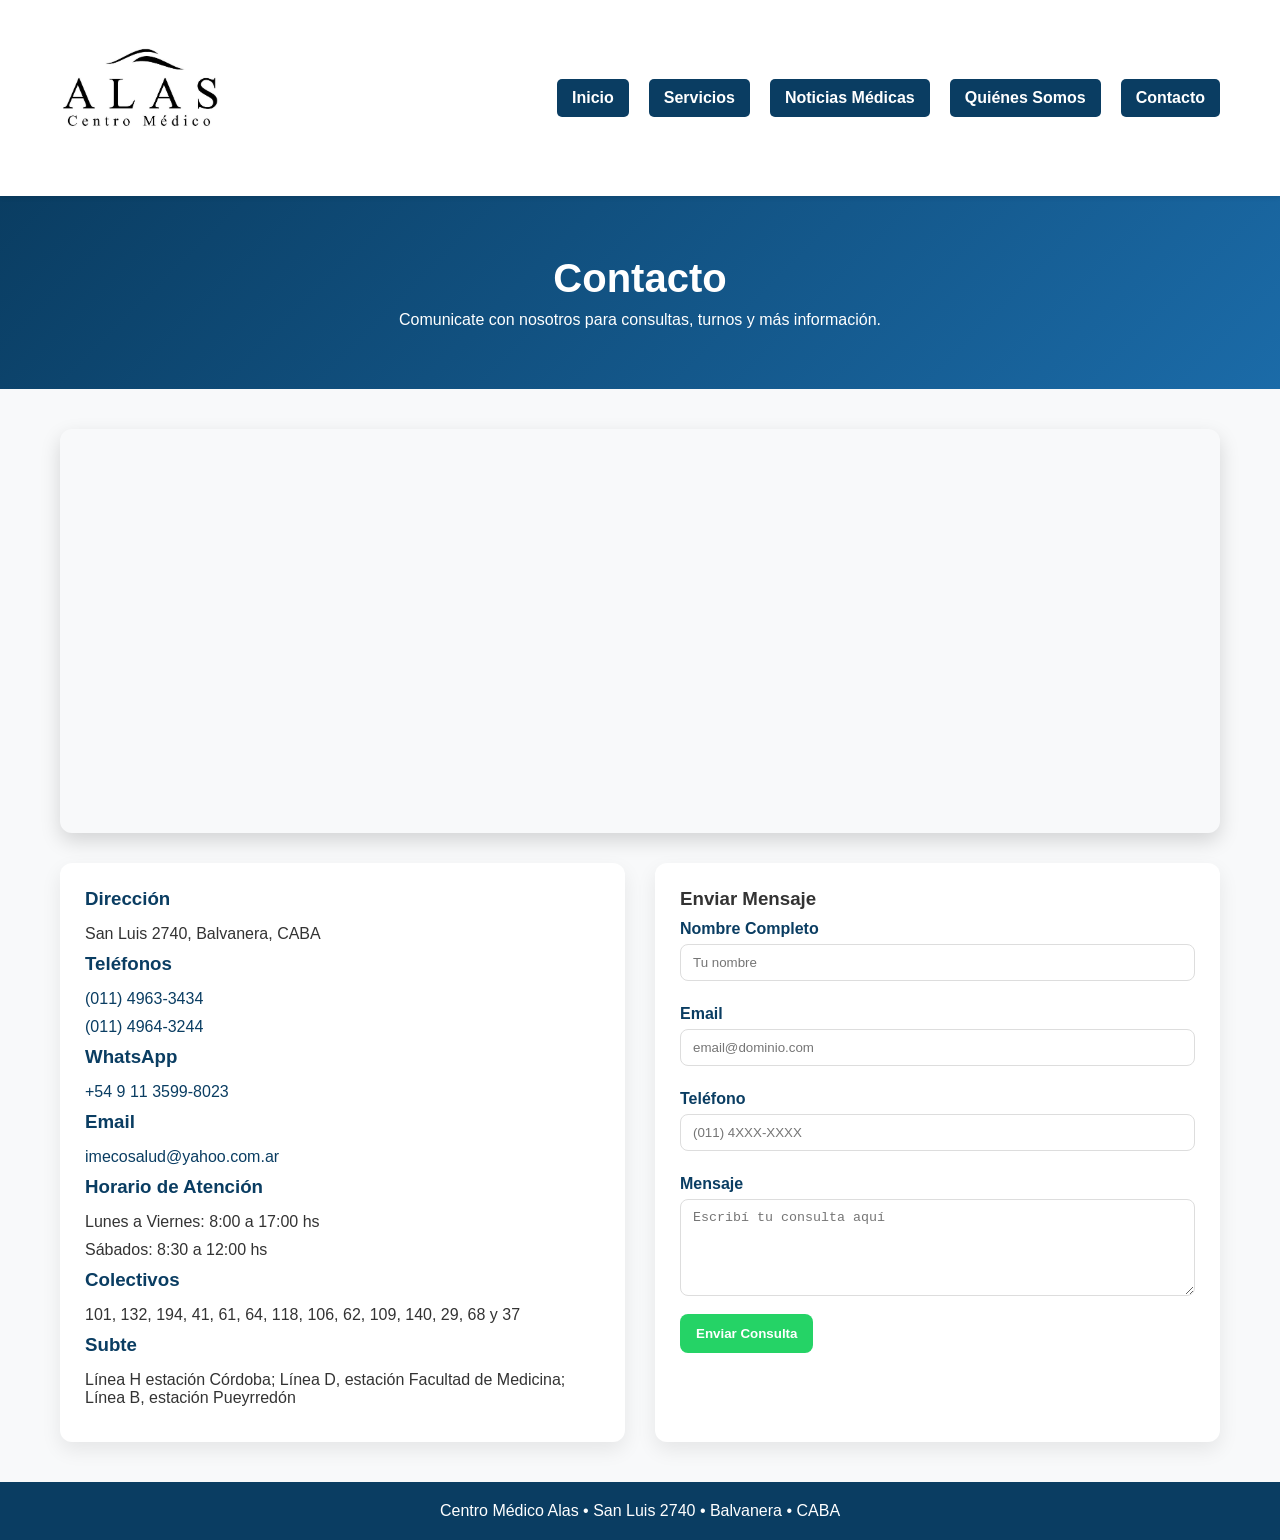
<file: contactos.html>
<!DOCTYPE html>
<html lang="es">
<head>
    <meta charset="UTF-8">
    <title>Contacto - Centro Médico Alas</title>
    <meta name="viewport" content="width=device-width, initial-scale=1.0">
    <link rel="stylesheet" href="https://cdnjs.cloudflare.com/ajax/libs/font-awesome/6.4.0/css/all.min.css">
    <style>
        * { margin: 0; padding: 0; box-sizing: border-box; }
        body { font-family: 'Segoe UI', Tahoma, Geneva, Verdana, sans-serif; background: #f8f9fa; color: #333; }
        nav { background: white; box-shadow: 0 2px 4px rgba(0,0,0,0.1); position: sticky; top: 0; z-index: 100; }
        nav .container { max-width: 1200px; margin: 0 auto; padding: 15px 20px; display: flex; justify-content: space-between; align-items: center; }
        nav .logo { font-size: 24px; color: #0a3d62; font-weight: bold; }
        nav ul { display: flex; list-style: none; gap: 20px; }
        nav ul a { background: #0a3d62; color: white; padding: 10px 15px; text-decoration: none; border-radius: 5px; display: inline-block; transition: all 0.3s; font-weight: 600; }
        nav ul a:hover { background: #083050; transform: translateY(-1px); box-shadow: 0 3px 10px rgba(10, 61, 98, 0.3); }
        .hero { background: linear-gradient(135deg, #0a3d62 0%, #1b6ba8 100%); color: white; text-align: center; padding: 60px 20px; }
        .hero h1 { margin-bottom: 10px; font-size: 40px; }
        .hero p { font-size: 16px; }
        .container { max-width: 1200px; margin: 0 auto; padding: 40px 20px; }
        .contact-grid { display: grid; grid-template-columns: repeat(auto-fit, minmax(280px, 1fr)); gap: 30px; }
        .contact-card { background: white; border-radius: 12px; padding: 25px; box-shadow: 0 8px 20px rgba(0,0,0,0.08); }
        .contact-card h3 { color: #0a3d62; margin-bottom: 15px; }
        .contact-card p, .contact-card a { color: #333; margin-bottom: 10px; display: block; }
        .contact-card a { text-decoration: none; color: #0a3d62; }
        .map-wrapper { border-radius: 12px; overflow: hidden; box-shadow: 0 8px 20px rgba(0,0,0,0.15); margin-bottom: 30px; }
        .form-card { background: white; border-radius: 12px; padding: 25px; box-shadow: 0 8px 20px rgba(0,0,0,0.08); }
        .form-card label { font-weight: 600; color: #0a3d62; margin-top: 10px; display: block; }
        .form-card input, .form-card textarea { width: 100%; padding: 10px 12px; border: 1px solid #ddd; border-radius: 8px; margin-top: 6px; margin-bottom: 14px; }
        .form-card button { background: #25D366; border: none; color: white; padding: 12px 16px; border-radius: 8px; font-weight: 700; cursor: pointer; }
        .form-card button:hover { background: #20b050; }
        .footer { background: #0a3d62; color: white; padding: 20px; text-align: center; }
        .footer a { color: #fff; text-decoration: none; }
        @media(max-width: 768px){ .hero h1 { font-size: 32px; } }
    </style>
</head>
<body>
<nav>
    <div class="container">
        <div class="logo">
            <img src="imagenes/logo.jpg" alt="Centro Médico Alas" style="height: 160px; width: auto;">
        </div>
        <ul>
            <li><a href="index.html">Inicio</a></li>
            <li><a href="index.html#servicios">Servicios</a></li>
            <li><a href="index.html#noticias">Noticias Médicas</a></li>
            <li><a href="quienes-somos.html">Quiénes Somos</a></li>
            <li><a href="contactos.html">Contacto</a></li>
        </ul>
    </div>
</nav>
<div class="hero">
    <h1>Contacto</h1>
    <p>Comunicate con nosotros para consultas, turnos y más información.</p>
</div>
<div class="container">
    <div class="map-wrapper">
        <iframe src="https://www.google.com/maps/embed?pb=!1m18!1m12!1m3!1d841.2627944090622!2d-58.40473609999999!3d-34.6000252!2m3!1f0!2f0!3f0!3m2!1i1024!2i768!4f13.1!3m3!1m2!1s0x95bcca9217b0651b%3A0xe0c58cf3e821de04!2sCentro%20M%C3%A9dico%20Alas!5e0!3m2!1ses-419!2sar!4v1711030000000!5m2!1ses-419!2sar" width="100%" height="400" style="border:0;" allowfullscreen="" loading="lazy"></iframe>
    </div>
    <div class="contact-grid">
        <div class="contact-card">
            <h3>Dirección</h3>
            <p>San Luis 2740, Balvanera, CABA</p>
            <h3>Teléfonos</h3>
            <p><a href="tel:01149633434">(011) 4963-3434</a></p>
            <p><a href="tel:01149643244">(011) 4964-3244</a></p>
            <h3>WhatsApp</h3>
            <p><a href="https://wa.me/5491135998023" target="_blank">+54 9 11 3599-8023</a></p>
            <h3>Email</h3>
            <p><a href="mailto:imecosalud@yahoo.com.ar">imecosalud@yahoo.com.ar</a></p>
            <h3>Horario de Atención</h3>
            <p>Lunes a Viernes: 8:00 a 17:00 hs</p>
            <p>Sábados: 8:30 a 12:00 hs</p>
            <h3>Colectivos</h3>
            <p>101, 132, 194, 41, 61, 64, 118, 106, 62, 109, 140, 29, 68 y 37</p>
            <h3>Subte</h3>
            <p>Línea H estación Córdoba;
            Línea D, estación Facultad de Medicina;
            Línea B, estación Pueyrredón</p>
        </div>
        <div class="form-card">
            <h3>Enviar Mensaje</h3>
            <label for="nombre">Nombre Completo</label>
            <input type="text" id="nombre" placeholder="Tu nombre">
            <label for="email">Email</label>
            <input type="email" id="email" placeholder="email@dominio.com">
            <label for="telefono">Teléfono</label>
            <input type="text" id="telefono" placeholder="(011) 4XXX-XXXX">
            <label for="mensaje">Mensaje</label>
            <textarea id="mensaje" rows="5" placeholder="Escribí tu consulta aquí"></textarea>
            <button type="button">Enviar Consulta</button>
        </div>
    </div>
</div>
<footer class="footer">
    <p>Centro Médico Alas • San Luis 2740 • Balvanera • CABA</p>
</footer>
</body>
</html>
</file>
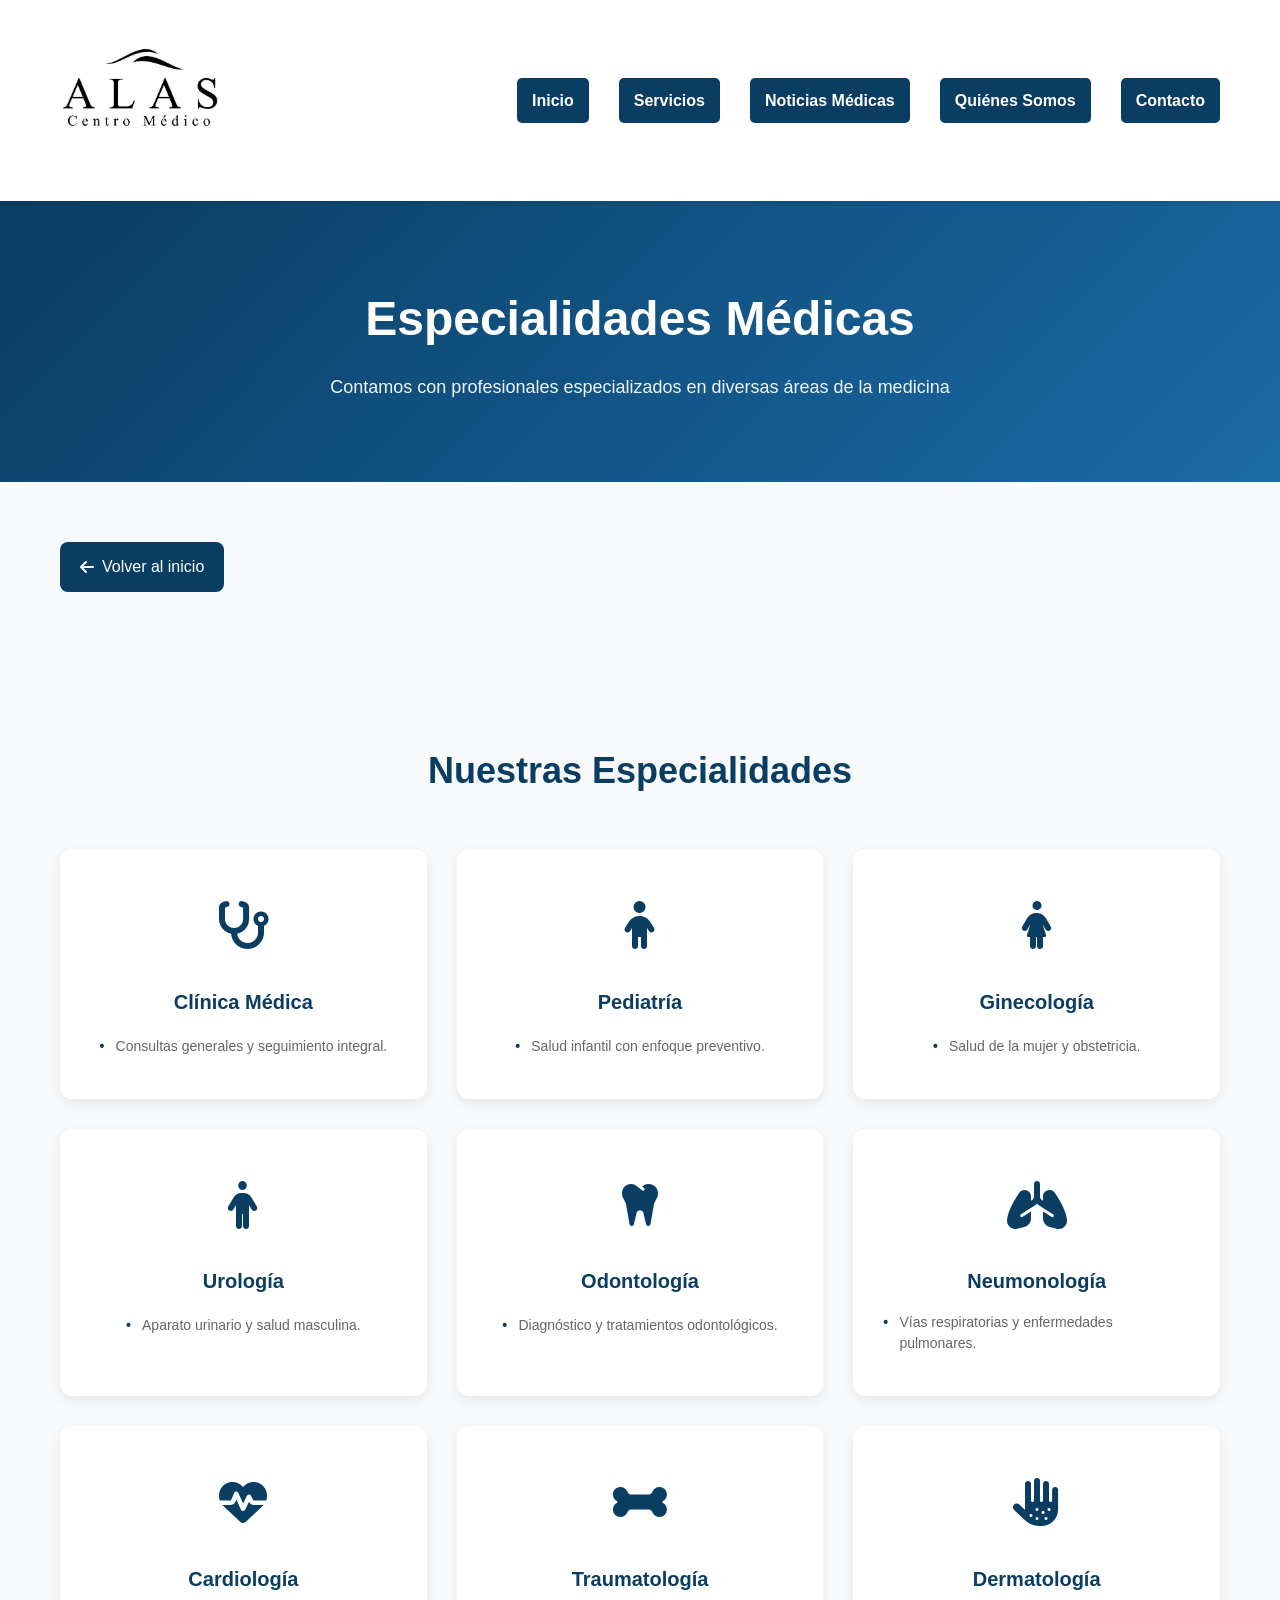
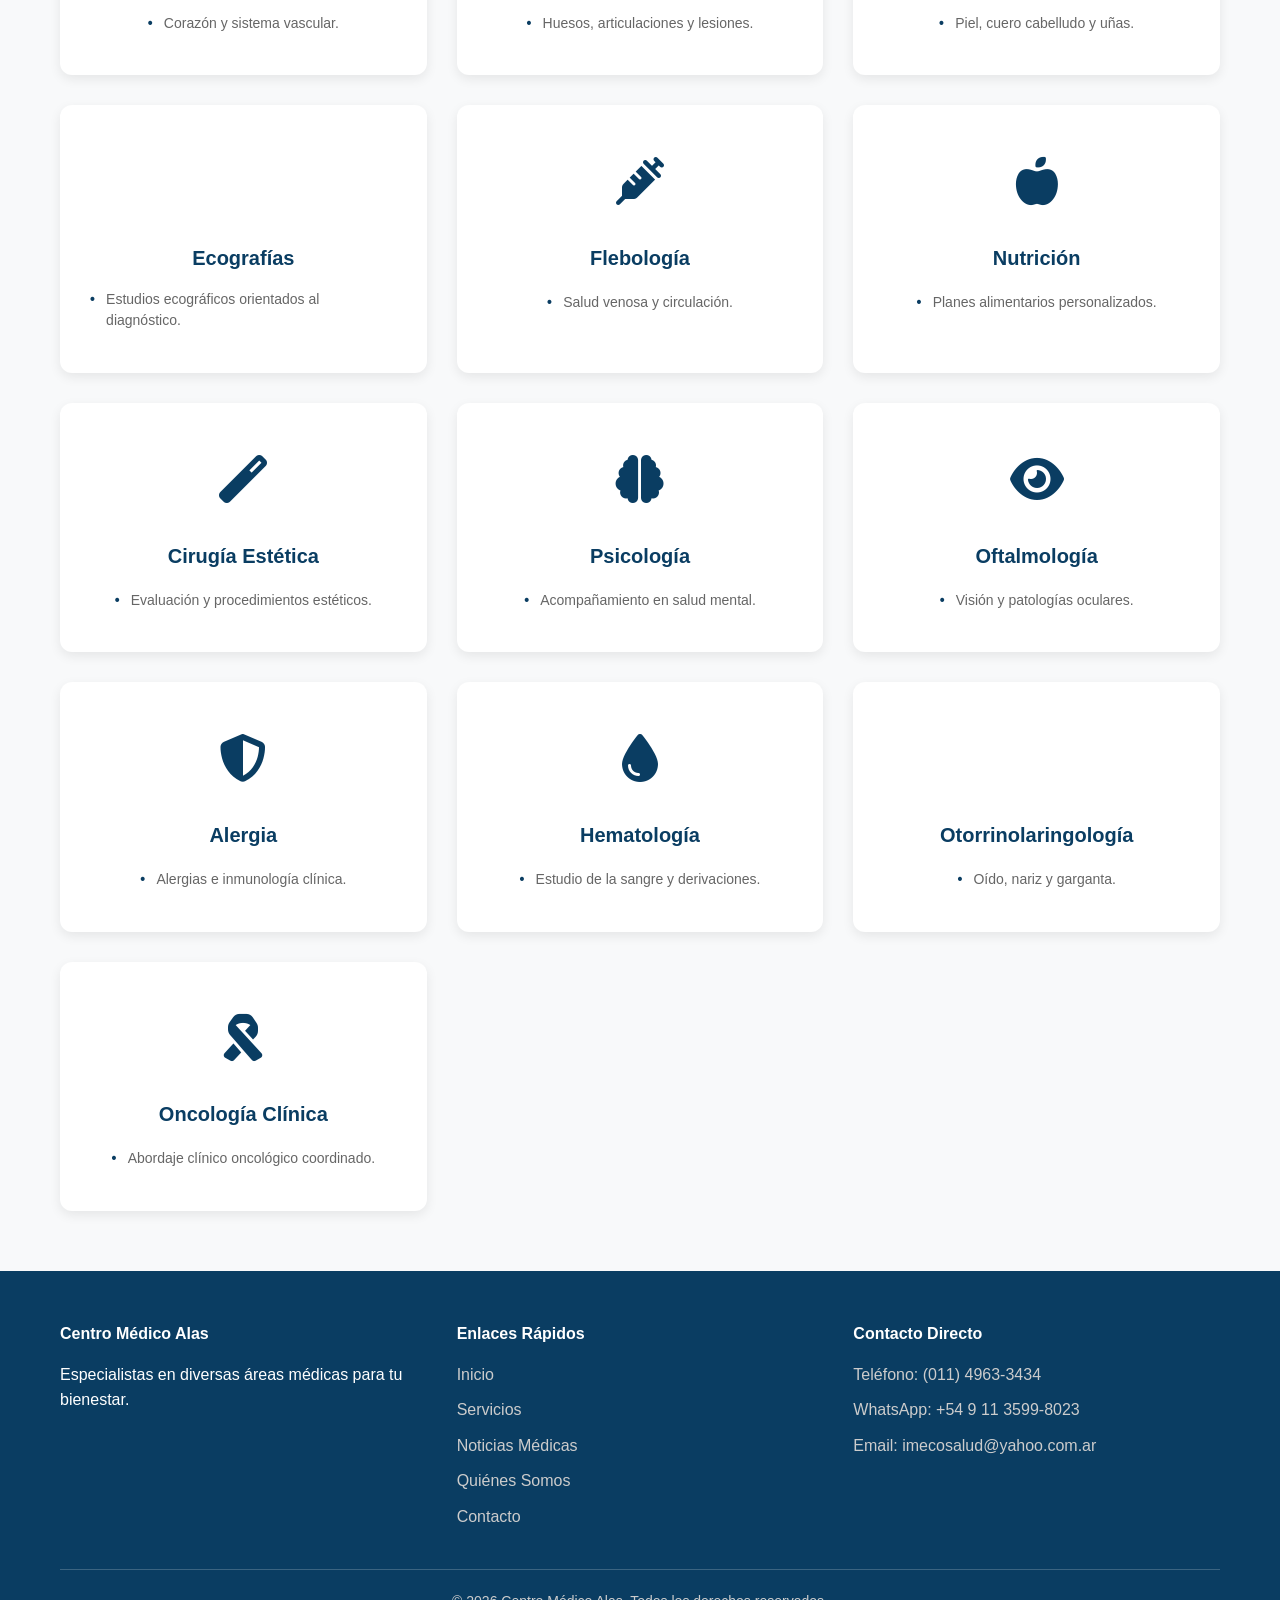
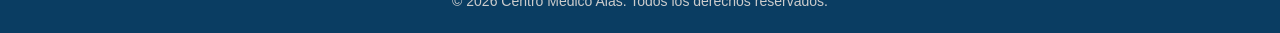
<file: especialidades.html>
<!DOCTYPE html>
<html lang="es">
<head>
    <meta charset="UTF-8">
    <title>Especialidades Médicas - Centro Médico Alas</title>
    <meta name="viewport" content="width=device-width, initial-scale=1.0">
    <link rel="stylesheet" href="https://cdnjs.cloudflare.com/ajax/libs/font-awesome/6.4.0/css/all.min.css">

    <style>
        * {
            margin: 0;
            padding: 0;
            box-sizing: border-box;
        }

        body {
            font-family: 'Segoe UI', Tahoma, Geneva, Verdana, sans-serif;
            background: #f8f9fa;
            color: #333;
            line-height: 1.6;
        }

        /* HEADER Y NAVEGACIÓN */
        nav {
            background: white;
            box-shadow: 0 2px 4px rgba(0,0,0,0.1);
            position: sticky;
            top: 0;
            z-index: 100;
        }

        nav .container {
            display: flex;
            justify-content: space-between;
            align-items: center;
            max-width: 1200px;
            margin: 0 auto;
            padding: 15px 20px;
        }

        nav .logo {
            font-size: 24px;
            font-weight: bold;
            color: #0a3d62;
        }

        nav ul {
            display: flex;
            list-style: none;
            gap: 30px;
        }

        nav a {
            background: #0a3d62;
            color: white;
            padding: 10px 15px;
            text-decoration: none;
            border-radius: 5px;
            display: inline-block;
            transition: all 0.3s;
            font-weight: 600;
        }

        nav a:hover {
            background: #083050;
            transform: translateY(-1px);
            box-shadow: 0 3px 10px rgba(10, 61, 98, 0.3);
        }

        .container {
            max-width: 1200px;
            margin: 0 auto;
            padding: 0 20px;
        }

        /* HERO SECTION */
        .hero {
            background: linear-gradient(135deg, #0a3d62 0%, #1b6ba8 100%);
            color: white;
            padding: 80px 20px;
            text-align: center;
        }

        .hero h1 {
            font-size: 48px;
            margin-bottom: 15px;
        }

        .hero p {
            font-size: 18px;
            opacity: 0.95;
        }

        /* SECCIONES */
        section {
            padding: 60px 20px;
        }

        section h2 {
            font-size: 36px;
            text-align: center;
            margin-bottom: 50px;
            color: #0a3d62;
        }

        section p {
            font-size: 16px;
            line-height: 1.8;
        }

        /* ESPECIALIDADES GRID */
        .especialidades-grid {
            display: grid;
            grid-template-columns: repeat(auto-fit, minmax(280px, 1fr));
            gap: 30px;
        }

        a.especialidad-card {
            background: white;
            padding: 40px 30px;
            border-radius: 12px;
            box-shadow: 0 4px 12px rgba(0,0,0,0.08);
            transition: all 0.3s;
            text-align: center;
            cursor: pointer;
            text-decoration: none;
            color: inherit;
            display: block;
        }

        a.especialidad-card:hover {
            transform: translateY(-8px);
            box-shadow: 0 12px 24px rgba(0,0,0,0.12);
        }

        a.especialidad-card:focus-visible {
            outline: 3px solid #25D366;
            outline-offset: 3px;
        }

        .especialidad-icon {
            font-size: 48px;
            color: #0a3d62;
            margin-bottom: 20px;
        }

        .especialidad-card h3 {
            color: #0a3d62;
            margin-bottom: 15px;
            font-size: 20px;
        }

        .especialidad-card p {
            color: #666;
            font-size: 14px;
        }

        .especialidad-card .especialidad-tagline {
            list-style: none;
            padding: 0;
            margin: 0;
            text-align: center;
        }

        .especialidad-card .especialidad-tagline li {
            color: #666;
            font-size: 14px;
            line-height: 1.5;
            padding-left: 1.15em;
            position: relative;
            display: inline-block;
            text-align: left;
            max-width: 22rem;
        }

        .especialidad-card .especialidad-tagline li::before {
            content: "•";
            position: absolute;
            left: 0;
            color: #0a3d62;
            font-weight: bold;
        }

        /* FOOTER */
        footer {
            background: #0a3d62;
            color: white;
            padding: 50px 20px 20px;
        }

        .footer-content {
            display: grid;
            grid-template-columns: repeat(auto-fit, minmax(250px, 1fr));
            gap: 30px;
            margin-bottom: 30px;
        }

        .footer-section h4 {
            margin-bottom: 15px;
            font-size: 16px;
        }

        .footer-section ul {
            list-style: none;
        }

        .footer-section ul li {
            margin-bottom: 10px;
        }

        .footer-section a {
            color: #ccc;
            text-decoration: none;
            transition: color 0.3s;
        }

        .footer-section a:hover {
            color: white;
        }

        .social-links {
            display: flex;
            gap: 15px;
            margin-top: 15px;
        }

        .social-links a {
            display: inline-flex;
            align-items: center;
            justify-content: center;
            width: 40px;
            height: 40px;
            background: rgba(255,255,255,0.1);
            border-radius: 50%;
            color: white;
            transition: background 0.3s;
        }

        .social-links a:hover {
            background: #25D366;
        }

        .footer-bottom {
            text-align: center;
            border-top: 1px solid rgba(255,255,255,0.2);
            padding-top: 20px;
            color: #ccc;
            font-size: 14px;
        }

        .back-button {
            display: inline-flex;
            align-items: center;
            gap: 8px;
            background: #0a3d62;
            color: white;
            padding: 12px 20px;
            border-radius: 8px;
            text-decoration: none;
            margin-bottom: 30px;
            transition: background 0.3s;
        }

        .back-button:hover {
            background: #1b6ba8;
        }

        /* RESPONSIVE */
        @media (max-width: 768px) {
            nav ul {
                gap: 15px;
            }

            .hero h1 {
                font-size: 32px;
            }

            section h2 {
                font-size: 28px;
            }
        }
    </style>
</head>

<body>

<!-- NAVEGACIÓN -->
<nav>
    <div class="container">
        <div class="logo">
            <img src="imagenes/logo.jpg" alt="Centro Médico Alas" style="height: 160px; width: auto;">
        </div>
        <ul>
            <li><a href="index.html">Inicio</a></li>
            <li><a href="index.html#servicios">Servicios</a></li>
            <li><a href="index.html#noticias">Noticias Médicas</a></li>
            <li><a href="quienes-somos.html">Quiénes Somos</a></li>
            <li><a href="contactos.html">Contacto</a></li>
        </ul>
    </div>
</nav>

<!-- HERO SECTION -->
<div class="hero">
    <div class="container">
        <h1>Especialidades Médicas</h1>
        <p>Contamos con profesionales especializados en diversas áreas de la medicina</p>
    </div>
</div>

<!-- VOLVER -->
<section>
    <div class="container">
        <a href="index.html" class="back-button">
            <i class="fas fa-arrow-left"></i> Volver al inicio
        </a>
    </div>
</section>

<!-- ESPECIALIDADES -->
<section>
    <div class="container">
        <h2>Nuestras Especialidades</h2>
        <div class="especialidades-grid">
            <a class="especialidad-card" href="https://wa.me/5491135998023?text=Hola%2C%20quisiera%20solicitar%20un%20turno%20para%20la%20especialidad%20de%20Cl%C3%ADnica%20M%C3%A9dica%20en%20Centro%20M%C3%A9dico%20Alas.%20Gracias." target="_blank" rel="noopener noreferrer" aria-label="Solicitar turno para Clínica Médica por WhatsApp">
                <div class="especialidad-icon" aria-hidden="true"><i class="fas fa-stethoscope"></i></div>
                <h3>Clínica Médica</h3>
                <ul class="especialidad-tagline"><li>Consultas generales y seguimiento integral.</li></ul>
            </a>
            <a class="especialidad-card" href="https://wa.me/5491135998023?text=Hola%2C%20quisiera%20solicitar%20un%20turno%20para%20la%20especialidad%20de%20Pediatr%C3%ADa%20en%20Centro%20M%C3%A9dico%20Alas.%20Gracias." target="_blank" rel="noopener noreferrer" aria-label="Solicitar turno para Pediatría por WhatsApp">
                <div class="especialidad-icon" aria-hidden="true"><i class="fas fa-child"></i></div>
                <h3>Pediatría</h3>
                <ul class="especialidad-tagline"><li>Salud infantil con enfoque preventivo.</li></ul>
            </a>
            <a class="especialidad-card" href="https://wa.me/5491135998023?text=Hola%2C%20quisiera%20solicitar%20un%20turno%20para%20la%20especialidad%20de%20Ginecolog%C3%ADa%20en%20Centro%20M%C3%A9dico%20Alas.%20Gracias." target="_blank" rel="noopener noreferrer" aria-label="Solicitar turno para Ginecología por WhatsApp">
                <div class="especialidad-icon" aria-hidden="true"><i class="fas fa-female"></i></div>
                <h3>Ginecología</h3>
                <ul class="especialidad-tagline"><li>Salud de la mujer y obstetricia.</li></ul>
            </a>
            <a class="especialidad-card" href="https://wa.me/5491135998023?text=Hola%2C%20quisiera%20solicitar%20un%20turno%20para%20la%20especialidad%20de%20Urolog%C3%ADa%20en%20Centro%20M%C3%A9dico%20Alas.%20Gracias." target="_blank" rel="noopener noreferrer" aria-label="Solicitar turno para Urología por WhatsApp">
                <div class="especialidad-icon" aria-hidden="true"><i class="fas fa-male"></i></div>
                <h3>Urología</h3>
                <ul class="especialidad-tagline"><li>Aparato urinario y salud masculina.</li></ul>
            </a>
            <a class="especialidad-card" href="https://wa.me/5491135998023?text=Hola%2C%20quisiera%20solicitar%20un%20turno%20para%20la%20especialidad%20de%20Odontolog%C3%ADa%20en%20Centro%20M%C3%A9dico%20Alas.%20Gracias." target="_blank" rel="noopener noreferrer" aria-label="Solicitar turno para Odontología por WhatsApp">
                <div class="especialidad-icon" aria-hidden="true"><i class="fas fa-tooth"></i></div>
                <h3>Odontología</h3>
                <ul class="especialidad-tagline"><li>Diagnóstico y tratamientos odontológicos.</li></ul>
            </a>
            <a class="especialidad-card" href="https://wa.me/5491135998023?text=Hola%2C%20quisiera%20solicitar%20un%20turno%20para%20la%20especialidad%20de%20Neumonolog%C3%ADa%20en%20Centro%20M%C3%A9dico%20Alas.%20Gracias." target="_blank" rel="noopener noreferrer" aria-label="Solicitar turno para Neumonología por WhatsApp">
                <div class="especialidad-icon" aria-hidden="true"><i class="fas fa-lungs"></i></div>
                <h3>Neumonología</h3>
                <ul class="especialidad-tagline"><li>Vías respiratorias y enfermedades pulmonares.</li></ul>
            </a>
            <a class="especialidad-card" href="https://wa.me/5491135998023?text=Hola%2C%20quisiera%20solicitar%20un%20turno%20para%20la%20especialidad%20de%20Cardiolog%C3%ADa%20en%20Centro%20M%C3%A9dico%20Alas.%20Gracias." target="_blank" rel="noopener noreferrer" aria-label="Solicitar turno para Cardiología por WhatsApp">
                <div class="especialidad-icon" aria-hidden="true"><i class="fas fa-heartbeat"></i></div>
                <h3>Cardiología</h3>
                <ul class="especialidad-tagline"><li>Corazón y sistema vascular.</li></ul>
            </a>
            <a class="especialidad-card" href="https://wa.me/5491135998023?text=Hola%2C%20quisiera%20solicitar%20un%20turno%20para%20la%20especialidad%20de%20Traumatolog%C3%ADa%20en%20Centro%20M%C3%A9dico%20Alas.%20Gracias." target="_blank" rel="noopener noreferrer" aria-label="Solicitar turno para Traumatología por WhatsApp">
                <div class="especialidad-icon" aria-hidden="true"><i class="fas fa-bone"></i></div>
                <h3>Traumatología</h3>
                <ul class="especialidad-tagline"><li>Huesos, articulaciones y lesiones.</li></ul>
            </a>
            <a class="especialidad-card" href="https://wa.me/5491135998023?text=Hola%2C%20quisiera%20solicitar%20un%20turno%20para%20la%20especialidad%20de%20Dermatolog%C3%ADa%20en%20Centro%20M%C3%A9dico%20Alas.%20Gracias." target="_blank" rel="noopener noreferrer" aria-label="Solicitar turno para Dermatología por WhatsApp">
                <div class="especialidad-icon" aria-hidden="true"><i class="fas fa-allergies"></i></div>
                <h3>Dermatología</h3>
                <ul class="especialidad-tagline"><li>Piel, cuero cabelludo y uñas.</li></ul>
            </a>
            <a class="especialidad-card" href="https://wa.me/5491135998023?text=Hola%2C%20quisiera%20solicitar%20un%20turno%20para%20la%20especialidad%20de%20Ecograf%C3%ADas%20en%20Centro%20M%C3%A9dico%20Alas.%20Gracias." target="_blank" rel="noopener noreferrer" aria-label="Solicitar turno para Ecografías por WhatsApp">
                <div class="especialidad-icon" aria-hidden="true"><i class="fas fa-ultrasound"></i></div>
                <h3>Ecografías</h3>
                <ul class="especialidad-tagline"><li>Estudios ecográficos orientados al diagnóstico.</li></ul>
            </a>
            <a class="especialidad-card" href="https://wa.me/5491135998023?text=Hola%2C%20quisiera%20solicitar%20un%20turno%20para%20la%20especialidad%20de%20Flebolog%C3%ADa%20en%20Centro%20M%C3%A9dico%20Alas.%20Gracias." target="_blank" rel="noopener noreferrer" aria-label="Solicitar turno para Flebología por WhatsApp">
                <div class="especialidad-icon" aria-hidden="true"><i class="fas fa-syringe"></i></div>
                <h3>Flebología</h3>
                <ul class="especialidad-tagline"><li>Salud venosa y circulación.</li></ul>
            </a>
            <a class="especialidad-card" href="https://wa.me/5491135998023?text=Hola%2C%20quisiera%20solicitar%20un%20turno%20para%20la%20especialidad%20de%20Nutrici%C3%B3n%20en%20Centro%20M%C3%A9dico%20Alas.%20Gracias." target="_blank" rel="noopener noreferrer" aria-label="Solicitar turno para Nutrición por WhatsApp">
                <div class="especialidad-icon" aria-hidden="true"><i class="fas fa-apple-alt"></i></div>
                <h3>Nutrición</h3>
                <ul class="especialidad-tagline"><li>Planes alimentarios personalizados.</li></ul>
            </a>
            <a class="especialidad-card" href="https://wa.me/5491135998023?text=Hola%2C%20quisiera%20solicitar%20un%20turno%20para%20la%20especialidad%20de%20Cirug%C3%ADa%20Est%C3%A9tica%20en%20Centro%20M%C3%A9dico%20Alas.%20Gracias." target="_blank" rel="noopener noreferrer" aria-label="Solicitar turno para Cirugía Estética por WhatsApp">
                <div class="especialidad-icon" aria-hidden="true"><i class="fas fa-magic"></i></div>
                <h3>Cirugía Estética</h3>
                <ul class="especialidad-tagline"><li>Evaluación y procedimientos estéticos.</li></ul>
            </a>
            <a class="especialidad-card" href="https://wa.me/5491135998023?text=Hola%2C%20quisiera%20solicitar%20un%20turno%20para%20la%20especialidad%20de%20Psicolog%C3%ADa%20en%20Centro%20M%C3%A9dico%20Alas.%20Gracias." target="_blank" rel="noopener noreferrer" aria-label="Solicitar turno para Psicología por WhatsApp">
                <div class="especialidad-icon" aria-hidden="true"><i class="fas fa-brain"></i></div>
                <h3>Psicología</h3>
                <ul class="especialidad-tagline"><li>Acompañamiento en salud mental.</li></ul>
            </a>
            <a class="especialidad-card" href="https://wa.me/5491135998023?text=Hola%2C%20quisiera%20solicitar%20un%20turno%20para%20la%20especialidad%20de%20Oftalmolog%C3%ADa%20en%20Centro%20M%C3%A9dico%20Alas.%20Gracias." target="_blank" rel="noopener noreferrer" aria-label="Solicitar turno para Oftalmología por WhatsApp">
                <div class="especialidad-icon" aria-hidden="true"><i class="fas fa-eye"></i></div>
                <h3>Oftalmología</h3>
                <ul class="especialidad-tagline"><li>Visión y patologías oculares.</li></ul>
            </a>
            <a class="especialidad-card" href="https://wa.me/5491135998023?text=Hola%2C%20quisiera%20solicitar%20un%20turno%20para%20la%20especialidad%20de%20Alergia%20en%20Centro%20M%C3%A9dico%20Alas.%20Gracias." target="_blank" rel="noopener noreferrer" aria-label="Solicitar turno para Alergia por WhatsApp">
                <div class="especialidad-icon" aria-hidden="true"><i class="fas fa-shield-alt"></i></div>
                <h3>Alergia</h3>
                <ul class="especialidad-tagline"><li>Alergias e inmunología clínica.</li></ul>
            </a>
            <a class="especialidad-card" href="https://wa.me/5491135998023?text=Hola%2C%20quisiera%20solicitar%20un%20turno%20para%20la%20especialidad%20de%20Hematolog%C3%ADa%20en%20Centro%20M%C3%A9dico%20Alas.%20Gracias." target="_blank" rel="noopener noreferrer" aria-label="Solicitar turno para Hematología por WhatsApp">
                <div class="especialidad-icon" aria-hidden="true"><i class="fas fa-tint"></i></div>
                <h3>Hematología</h3>
                <ul class="especialidad-tagline"><li>Estudio de la sangre y derivaciones.</li></ul>
            </a>
            <a class="especialidad-card" href="https://wa.me/5491135998023?text=Hola%2C%20quisiera%20solicitar%20un%20turno%20para%20la%20especialidad%20de%20Otorrinolaringolog%C3%ADa%20en%20Centro%20M%C3%A9dico%20Alas.%20Gracias." target="_blank" rel="noopener noreferrer" aria-label="Solicitar turno para Otorrinolaringología por WhatsApp">
                <div class="especialidad-icon" aria-hidden="true"><i class="fas fa-ear"></i></div>
                <h3>Otorrinolaringología</h3>
                <ul class="especialidad-tagline"><li>Oído, nariz y garganta.</li></ul>
            </a>
            <a class="especialidad-card" href="https://wa.me/5491135998023?text=Hola%2C%20quisiera%20solicitar%20un%20turno%20para%20la%20especialidad%20de%20Oncolog%C3%ADa%20Cl%C3%ADnica%20en%20Centro%20M%C3%A9dico%20Alas.%20Gracias." target="_blank" rel="noopener noreferrer" aria-label="Solicitar turno para Oncología Clínica por WhatsApp">
                <div class="especialidad-icon" aria-hidden="true"><i class="fas fa-ribbon"></i></div>
                <h3>Oncología Clínica</h3>
                <ul class="especialidad-tagline"><li>Abordaje clínico oncológico coordinado.</li></ul>
            </a>
        </div>
    </div>
</section>

<!-- FOOTER -->
<footer>
    <div class="container">
        <div class="footer-content">
            <div class="footer-section">
                <h4>Centro Médico Alas</h4>
                <p>Especialistas en diversas áreas médicas para tu bienestar.</p>
            </div>
            <div class="footer-section">
                <h4>Enlaces Rápidos</h4>
                <ul>
                    <li><a href="index.html">Inicio</a></li>
                    <li><a href="index.html#servicios">Servicios</a></li>
                    <li><a href="index.html#noticias">Noticias Médicas</a></li>
                    <li><a href="quienes-somos.html">Quiénes Somos</a></li>
                    <li><a href="contactos.html">Contacto</a></li>
                </ul>
            </div>
            <div class="footer-section">
                <h4>Contacto Directo</h4>
                <ul>
                    <li><a href="tel:01149633434">Teléfono: (011) 4963-3434</a></li>
                    <li><a href="https://wa.me/5491135998023" target="_blank">WhatsApp: +54 9 11 3599-8023</a></li>
                    <li><a href="mailto:imecosalud@yahoo.com.ar">Email: imecosalud@yahoo.com.ar</a></li>
                </ul>
            </div>
        </div>
        <div class="footer-bottom">
            <p>&copy; 2026 Centro Médico Alas. Todos los derechos reservados.</p>
        </div>
    </div>
</footer>

</body>
</html>
</file>
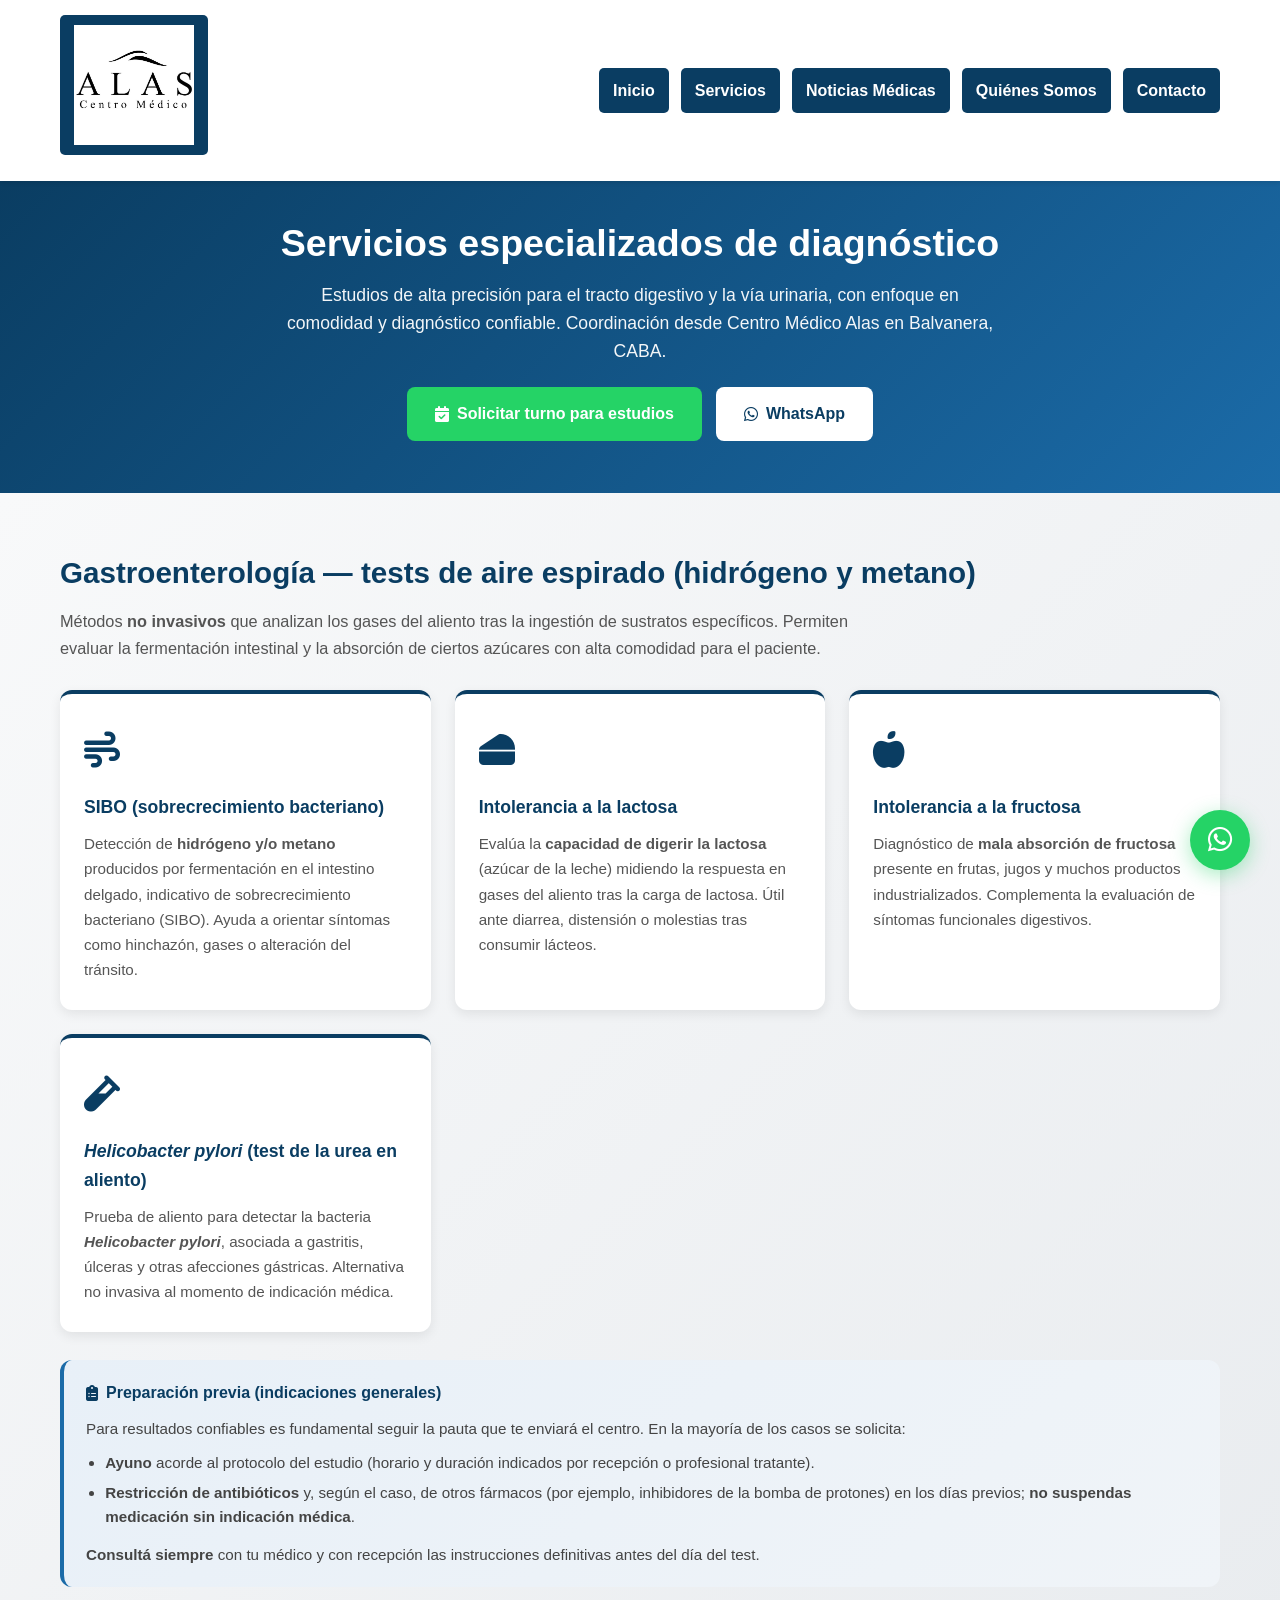
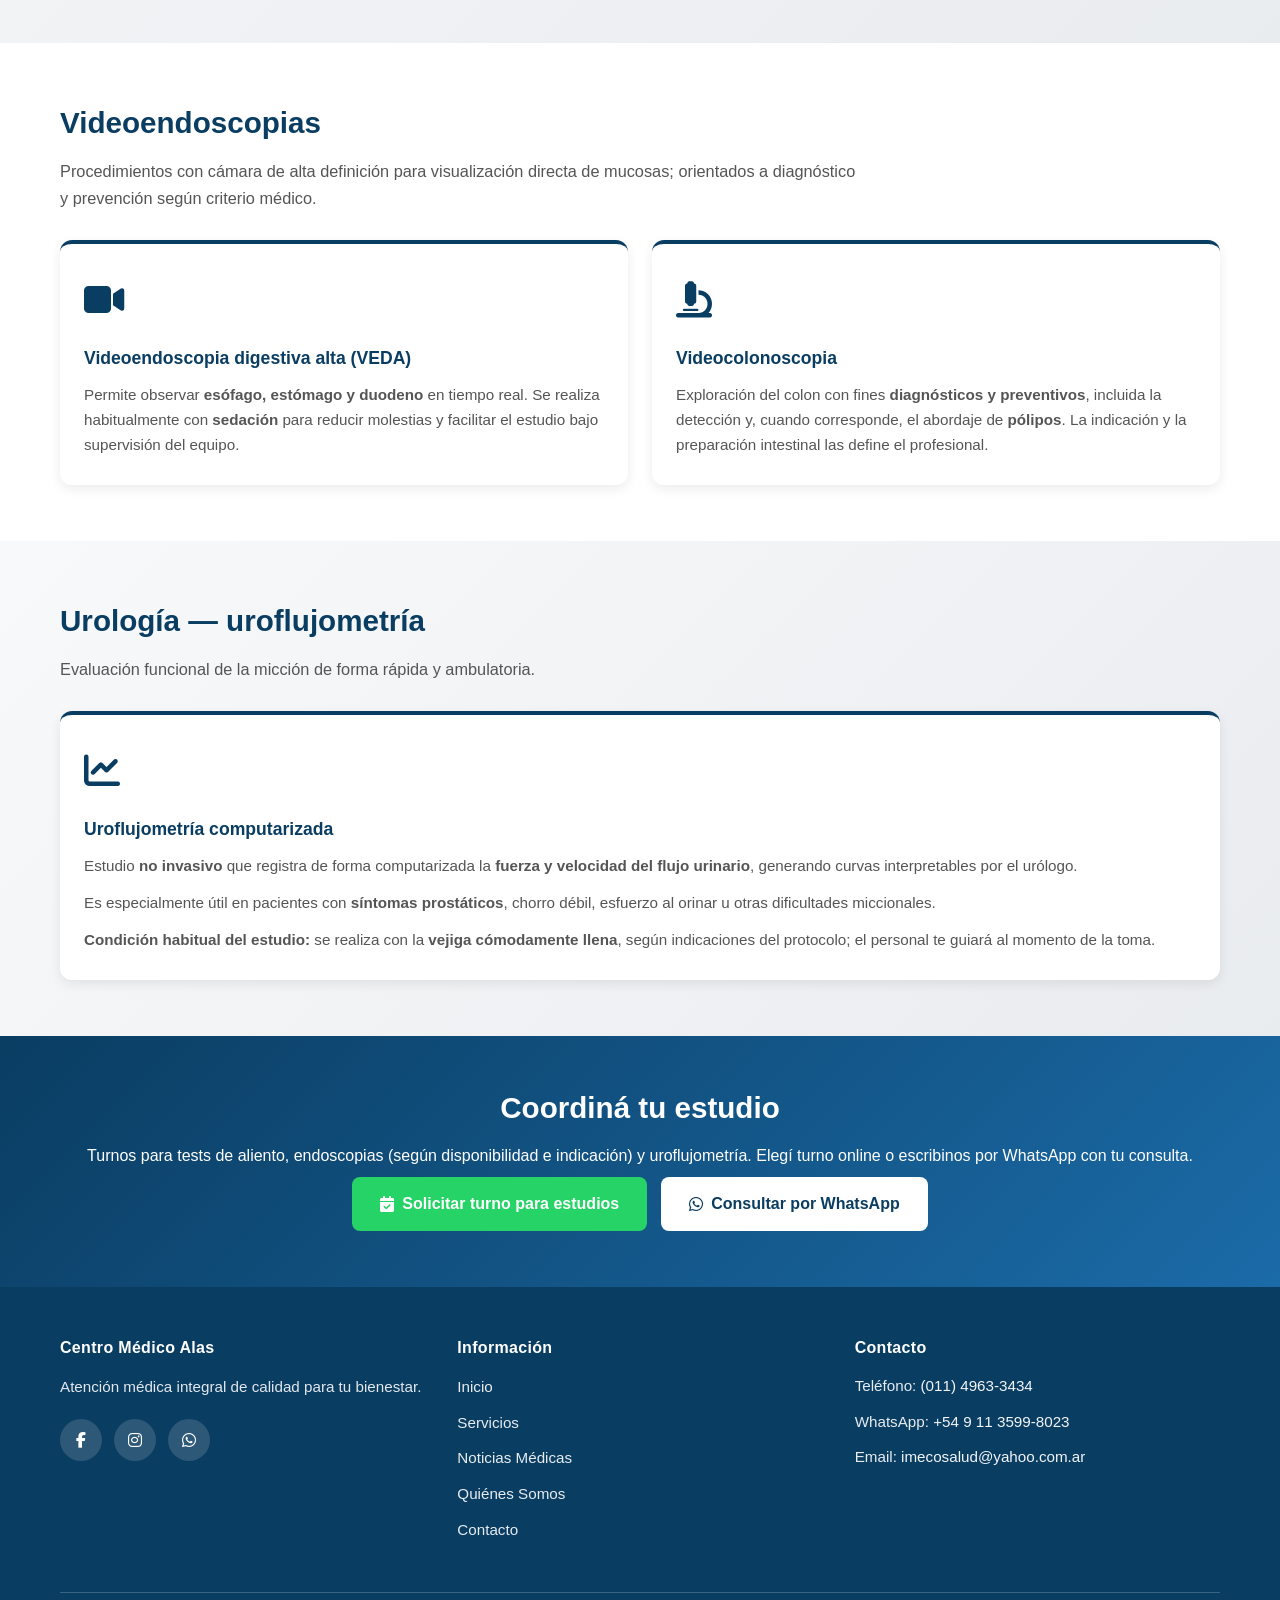
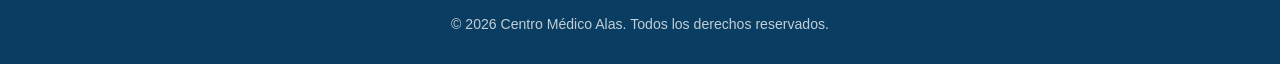
<file: servicios-agregados.html>
<!DOCTYPE html>
<html lang="es">
<head>
    <meta charset="UTF-8">
    <title>Servicios especializados de diagnóstico en Balvanera CABA | SIBO, test de aliento, uroflujometría | Centro Médico Alas</title>
    <meta name="description" content="Tests de aire espirado (hidrógeno/metano) para SIBO, intolerancia a lactosa y fructosa, test de urea para Helicobacter pylori en Balvanera. Videoendoscopia digestiva alta, videocolonoscopia y uroflujometría en CABA. Centro Médico Alas." />
    <meta name="keywords" content="SIBO Balvanera, test aliento hidrógeno CABA, intolerancia lactosa diagnóstico, uroflujometría CABA, videoendoscopia Buenos Aires, test Helicobacter pylori aliento, videocolonoscopia, Centro Médico Alas" />
    <meta property="og:type" content="website" />
    <meta property="og:title" content="Servicios especializados de diagnóstico | Centro Médico Alas Balvanera" />
    <meta property="og:description" content="Estudios no invasivos: tests de aire espirado (SIBO, lactosa, fructosa, H. pylori), videoendoscopias y uroflujometría. Turnos en Balvanera, CABA." />
    <meta property="og:url" content="https://tusitio.com/servicios-agregados.html" />
    <meta property="og:image" content="https://tusitio.com/imagenes/img1.jpg.jfif" />
    <meta property="og:site_name" content="Centro Médico Alas" />
    <meta property="og:locale" content="es_AR" />
    <meta name="twitter:card" content="summary_large_image" />
    <meta name="twitter:title" content="Diagnóstico especializado: SIBO, endoscopias, uroflujometría | Centro Médico Alas" />
    <meta name="twitter:description" content="Tests de aliento, videoendoscopias y uroflujometría en Balvanera. Solicitá turno en Centro Médico Alas." />
    <link rel="canonical" href="https://tusitio.com/servicios-agregados.html" />
    <meta name="viewport" content="width=device-width, initial-scale=1.0">
    <meta name="theme-color" content="#0a3d62" />
    <meta name="author" content="Centro Médico Alas" />
    <script type="application/ld+json">
    {
      "@context": "https://schema.org",
      "@type": "BreadcrumbList",
      "itemListElement": [
        {"@type": "ListItem", "position": 1, "name": "Inicio", "item": "https://tusitio.com/index.html"},
        {"@type": "ListItem", "position": 2, "name": "Servicios especializados de diagnóstico", "item": "https://tusitio.com/servicios-agregados.html"}
      ]
    }
    </script>
    <link rel="stylesheet" href="https://cdnjs.cloudflare.com/ajax/libs/font-awesome/6.4.0/css/all.min.css">

    <style>
        * {
            margin: 0;
            padding: 0;
            box-sizing: border-box;
        }

        html {
            scroll-behavior: smooth;
            scroll-padding-top: 100px;
        }

        body {
            font-family: 'Segoe UI', Tahoma, Geneva, Verdana, sans-serif;
            background: #f8f9fa;
            color: #333;
            line-height: 1.6;
            overflow-x: hidden;
        }

        nav {
            background: white;
            box-shadow: 0 2px 4px rgba(0,0,0,0.1);
            position: sticky;
            top: 0;
            z-index: 100;
        }

        nav .container {
            display: flex;
            justify-content: space-between;
            align-items: center;
            max-width: 1200px;
            margin: 0 auto;
            padding: 15px 20px;
            gap: 12px;
            flex-wrap: wrap;
        }

        nav .logo {
            font-size: 24px;
            font-weight: bold;
            color: #0a3d62;
            flex-shrink: 0;
        }

        nav .logo a {
            display: inline-block;
            line-height: 0;
        }

        nav .logo img {
            display: block;
            height: auto;
            max-height: 120px;
            width: auto;
        }

        .nav-toggle {
            display: none;
            align-items: center;
            justify-content: center;
            width: 44px;
            height: 44px;
            padding: 0;
            border: 2px solid #0a3d62;
            border-radius: 8px;
            background: white;
            color: #0a3d62;
            cursor: pointer;
            flex-shrink: 0;
        }

        .nav-toggle:focus-visible {
            outline: 3px solid #25D366;
            outline-offset: 2px;
        }

        nav ul {
            display: flex;
            list-style: none;
            gap: 12px;
            flex-wrap: wrap;
            align-items: center;
            justify-content: flex-end;
            margin: 0;
            padding: 0;
        }

        nav a {
            background: #0a3d62;
            color: white;
            padding: 10px 14px;
            text-decoration: none;
            border-radius: 5px;
            display: inline-block;
            transition: all 0.3s;
            font-weight: 600;
            text-align: center;
        }

        nav a:hover {
            background: #083050;
            transform: translateY(-1px);
            box-shadow: 0 3px 10px rgba(10, 61, 98, 0.3);
        }

        @media (max-width: 900px) {
            .nav-toggle {
                display: inline-flex;
            }

            nav ul {
                display: none;
                width: 100%;
                flex-direction: column;
                align-items: stretch;
                gap: 8px;
                padding-top: 8px;
                border-top: 1px solid #e9ecef;
                margin-top: 8px;
            }

            nav.is-open ul {
                display: flex;
            }

            nav a {
                width: 100%;
            }

            nav .logo img {
                max-height: 64px;
            }
        }

        .container {
            max-width: 1200px;
            margin: 0 auto;
            padding: 0 20px;
        }

        .page-hero {
            background: linear-gradient(135deg, #0a3d62 0%, #1b6ba8 100%);
            color: white;
            padding: 40px 20px 52px;
            text-align: center;
        }

        .page-hero h1 {
            font-size: clamp(1.5rem, 4vw, 2.35rem);
            margin: 0 0 14px;
            line-height: 1.2;
            font-weight: 700;
        }

        .page-hero p {
            font-size: clamp(0.95rem, 2vw, 1.1rem);
            opacity: 0.95;
            max-width: 720px;
            margin: 0 auto 22px;
        }

        .btn {
            background: #25D366;
            color: white;
            padding: 14px 28px;
            text-decoration: none;
            border-radius: 8px;
            display: inline-flex;
            align-items: center;
            gap: 8px;
            font-weight: 600;
            transition: all 0.3s;
            border: none;
            cursor: pointer;
            font-size: 16px;
        }

        .btn:hover {
            background: #20ba5a;
            transform: translateY(-2px);
            box-shadow: 0 5px 15px rgba(37, 211, 102, 0.3);
        }

        .btn:focus-visible {
            outline: 3px solid #fff;
            outline-offset: 3px;
        }

        .btn-secondary {
            background: white;
            color: #0a3d62;
        }

        .btn-secondary:hover {
            background: #f0f0f0;
            box-shadow: 0 5px 15px rgba(0,0,0,0.1);
        }

        .cta-row {
            display: flex;
            flex-wrap: wrap;
            gap: 14px;
            justify-content: center;
            margin-top: 8px;
        }

        main section {
            padding: 56px 20px;
        }

        section h2 {
            font-size: clamp(1.35rem, 3.5vw, 1.85rem);
            color: #0a3d62;
            margin-bottom: 12px;
            font-weight: 700;
        }

        .section-intro {
            color: #555;
            max-width: 800px;
            margin-bottom: 28px;
            font-size: 1.02rem;
            line-height: 1.65;
        }

        .cards-grid {
            display: grid;
            grid-template-columns: repeat(auto-fit, minmax(min(100%, 280px), 1fr));
            gap: 24px;
        }

        .info-card {
            background: white;
            padding: 28px 24px;
            border-radius: 12px;
            box-shadow: 0 4px 12px rgba(0,0,0,0.08);
            border-top: 4px solid #0a3d62;
            transition: transform 0.25s, box-shadow 0.25s;
        }

        .info-card:hover {
            transform: translateY(-4px);
            box-shadow: 0 10px 24px rgba(0,0,0,0.1);
        }

        .info-card-icon {
            font-size: 2.25rem;
            color: #0a3d62;
            margin-bottom: 14px;
        }

        .info-card h3 {
            color: #0a3d62;
            font-size: 1.1rem;
            margin-bottom: 10px;
            font-weight: 700;
        }

        .info-card p {
            color: #555;
            font-size: 0.95rem;
            line-height: 1.65;
        }

        .prep-note {
            margin-top: 28px;
            padding: 20px 22px;
            background: linear-gradient(135deg, #e8f0f8 0%, #f0f4f8 100%);
            border-radius: 12px;
            border-left: 4px solid #1b6ba8;
        }

        .prep-note h3 {
            color: #0a3d62;
            font-size: 1rem;
            margin-bottom: 10px;
            display: flex;
            align-items: center;
            gap: 8px;
            font-weight: 700;
        }

        .prep-note p {
            color: #444;
            font-size: 0.95rem;
            line-height: 1.65;
        }

        .prep-note ul {
            margin-top: 10px;
            padding-left: 1.2rem;
            color: #444;
            font-size: 0.95rem;
        }

        .prep-note li {
            margin-bottom: 6px;
        }

        .section-alt {
            background: #fff;
        }

        .section-muted {
            background: linear-gradient(135deg, #f8f9fa 0%, #e9ecef 100%);
        }

        .final-cta {
            text-align: center;
            padding: 48px 20px 56px;
            background: linear-gradient(135deg, #0a3d62 0%, #1b6ba8 100%);
            color: white;
        }

        .final-cta h2 {
            color: white;
            margin-bottom: 12px;
        }

        .final-cta > p {
            max-width: 560px;
            margin: 0 auto 22px;
            opacity: 0.95;
            line-height: 1.65;
        }

        .final-cta .btn-secondary:focus-visible {
            outline-color: #25D366;
        }

        .floating-whatsapp {
            position: fixed;
            bottom: 30px;
            right: 30px;
            width: 60px;
            height: 60px;
            background: #25D366;
            border-radius: 50%;
            display: flex;
            align-items: center;
            justify-content: center;
            cursor: pointer;
            box-shadow: 0 5px 20px rgba(37, 211, 102, 0.4);
            transition: all 0.3s;
            z-index: 999;
            text-decoration: none;
            color: white;
            font-size: 28px;
        }

        .floating-whatsapp:hover {
            transform: scale(1.1) translateY(-5px);
            box-shadow: 0 8px 25px rgba(37, 211, 102, 0.6);
        }

        .floating-whatsapp:focus-visible {
            outline: 3px solid #0a3d62;
            outline-offset: 3px;
        }

        @media (max-width: 600px) {
            html {
                scroll-padding-top: 88px;
            }

            .floating-whatsapp {
                bottom: 20px;
                right: 20px;
                width: 52px;
                height: 52px;
                font-size: 24px;
            }
        }

        .site-footer {
            background: #0a3d62;
            color: #e8eef4;
            font-family: 'Segoe UI', Tahoma, Geneva, Verdana, sans-serif;
            margin: 0;
            padding: 0;
        }

        .site-footer a {
            color: #fff;
            text-decoration: none;
            transition: opacity 0.2s ease, color 0.2s ease;
        }

        .site-footer a:hover {
            color: #fff;
            opacity: 0.85;
            text-decoration: underline;
        }

        .site-footer__inner {
            max-width: 1200px;
            margin: 0 auto;
            padding: 48px 20px 0;
        }

        .site-footer__grid {
            display: grid;
            grid-template-columns: repeat(3, 1fr);
            gap: 40px 32px;
            padding-bottom: 40px;
        }

        .site-footer__title {
            font-weight: 700;
            font-size: 1rem;
            color: #fff;
            margin: 0 0 14px;
            letter-spacing: 0.02em;
        }

        .site-footer__lead {
            margin: 0 0 20px;
            font-size: 0.95rem;
            line-height: 1.65;
            color: rgba(255, 255, 255, 0.88);
        }

        .site-footer__social {
            display: flex;
            flex-wrap: wrap;
            gap: 12px;
            list-style: none;
            margin: 0;
            padding: 0;
        }

        .site-footer__social a {
            display: inline-flex;
            align-items: center;
            justify-content: center;
            width: 42px;
            height: 42px;
            border-radius: 50%;
            background: rgba(255, 255, 255, 0.14);
            color: #fff;
            text-decoration: none;
        }

        .site-footer__social a:hover {
            background: rgba(255, 255, 255, 0.22);
            opacity: 1;
            text-decoration: none;
        }

        .site-footer__social a:focus-visible {
            outline: 3px solid #25D366;
            outline-offset: 2px;
        }

        .site-footer__links {
            list-style: none;
            margin: 0;
            padding: 0;
        }

        .site-footer__links li {
            margin-bottom: 10px;
        }

        .site-footer__links a {
            font-size: 0.95rem;
            color: rgba(255, 255, 255, 0.9);
        }

        .site-footer__contact {
            margin: 0;
            padding: 0;
            list-style: none;
        }

        .site-footer__contact li {
            margin-bottom: 12px;
            font-size: 0.95rem;
            line-height: 1.55;
            color: rgba(255, 255, 255, 0.9);
        }

        .site-footer__contact a {
            color: rgba(255, 255, 255, 0.95);
        }

        .site-footer__bottom {
            border-top: 1px solid rgba(255, 255, 255, 0.2);
            padding: 20px 20px 28px;
            text-align: center;
        }

        .site-footer__bottom p {
            margin: 0;
            font-size: 0.88rem;
            color: rgba(255, 255, 255, 0.75);
        }

        @media (max-width: 900px) {
            .site-footer__grid {
                grid-template-columns: 1fr 1fr;
            }
        }

        @media (max-width: 600px) {
            .site-footer__inner {
                padding-top: 36px;
            }

            .site-footer__grid {
                grid-template-columns: 1fr;
                gap: 32px;
            }
        }
    </style>
</head>
<body>
    <header>
        <nav id="site-nav" aria-label="Navegación principal">
            <div class="container">
                <div class="logo">
                    <a href="index.html" aria-label="Centro Médico Alas, ir al inicio">
                        <img src="imagenes/logo.jpg" alt="Centro Médico Alas logo consultorios en Balvanera CABA" loading="lazy">
                    </a>
                </div>
                <button type="button" class="nav-toggle" id="nav-toggle" aria-expanded="false" aria-controls="primary-menu" aria-label="Abrir o cerrar menú">
                    <i class="fas fa-bars" aria-hidden="true"></i>
                </button>
                <ul id="primary-menu">
                    <li><a href="index.html" aria-label="Ir al inicio del sitio">Inicio</a></li>
                    <li><a href="index.html#servicios" aria-label="Ver servicios médicos">Servicios</a></li>
                    <li><a href="index.html#noticias" aria-label="Noticias médicas">Noticias Médicas</a></li>
                    <li><a href="quienes-somos.html" aria-label="Quiénes somos">Quiénes Somos</a></li>
                    <li><a href="contactos.html" aria-label="Contacto y ubicación">Contacto</a></li>
                </ul>
            </div>
        </nav>

        <div class="page-hero">
            <h1>Servicios especializados de diagnóstico</h1>
            <p>Estudios de alta precisión para el tracto digestivo y la vía urinaria, con enfoque en comodidad y diagnóstico confiable. Coordinación desde Centro Médico Alas en Balvanera, CABA.</p>
            <div class="cta-row">
                <a href="https://clansis.com.ar/centro_medico_alas" class="btn" target="_blank" rel="noopener noreferrer" aria-label="Solicitar turno para estudios de diagnóstico en línea">
                    <i class="fas fa-calendar-check" aria-hidden="true"></i> Solicitar turno para estudios
                </a>
                <a href="https://wa.me/5491135998023?text=Hola%2C%20quiero%20consultar%20por%20turno%20para%20estudios%20especializados%20de%20diagn%C3%B3stico." class="btn btn-secondary" target="_blank" rel="noopener noreferrer" aria-label="Consultar por turno para estudios por WhatsApp">
                    <i class="fab fa-whatsapp" aria-hidden="true"></i> WhatsApp
                </a>
            </div>
        </div>
    </header>

    <main id="contenido-principal">
        <section class="section-muted" aria-labelledby="gastro-heading">
            <div class="container">
                <h2 id="gastro-heading">Gastroenterología — tests de aire espirado (hidrógeno y metano)</h2>
                <p class="section-intro">Métodos <strong>no invasivos</strong> que analizan los gases del aliento tras la ingestión de sustratos específicos. Permiten evaluar la fermentación intestinal y la absorción de ciertos azúcares con alta comodidad para el paciente.</p>

                <div class="cards-grid">
                    <article class="info-card">
                        <div class="info-card-icon" aria-hidden="true"><i class="fas fa-wind"></i></div>
                        <h3>SIBO (sobrecrecimiento bacteriano)</h3>
                        <p>Detección de <strong>hidrógeno y/o metano</strong> producidos por fermentación en el intestino delgado, indicativo de sobrecrecimiento bacteriano (SIBO). Ayuda a orientar síntomas como hinchazón, gases o alteración del tránsito.</p>
                    </article>
                    <article class="info-card">
                        <div class="info-card-icon" aria-hidden="true"><i class="fas fa-cheese"></i></div>
                        <h3>Intolerancia a la lactosa</h3>
                        <p>Evalúa la <strong>capacidad de digerir la lactosa</strong> (azúcar de la leche) midiendo la respuesta en gases del aliento tras la carga de lactosa. Útil ante diarrea, distensión o molestias tras consumir lácteos.</p>
                    </article>
                    <article class="info-card">
                        <div class="info-card-icon" aria-hidden="true"><i class="fas fa-apple-alt"></i></div>
                        <h3>Intolerancia a la fructosa</h3>
                        <p>Diagnóstico de <strong>mala absorción de fructosa</strong> presente en frutas, jugos y muchos productos industrializados. Complementa la evaluación de síntomas funcionales digestivos.</p>
                    </article>
                    <article class="info-card">
                        <div class="info-card-icon" aria-hidden="true"><i class="fas fa-vial"></i></div>
                        <h3><i>Helicobacter pylori</i> (test de la urea en aliento)</h3>
                        <p>Prueba de aliento para detectar la bacteria <strong><i>Helicobacter pylori</i></strong>, asociada a gastritis, úlceras y otras afecciones gástricas. Alternativa no invasiva al momento de indicación médica.</p>
                    </article>
                </div>

                <aside class="prep-note" aria-labelledby="prep-heading">
                    <h3 id="prep-heading"><i class="fas fa-clipboard-list" aria-hidden="true"></i> Preparación previa (indicaciones generales)</h3>
                    <p>Para resultados confiables es fundamental seguir la pauta que te enviará el centro. En la mayoría de los casos se solicita:</p>
                    <ul>
                        <li><strong>Ayuno</strong> acorde al protocolo del estudio (horario y duración indicados por recepción o profesional tratante).</li>
                        <li><strong>Restricción de antibióticos</strong> y, según el caso, de otros fármacos (por ejemplo, inhibidores de la bomba de protones) en los días previos; <strong>no suspendas medicación sin indicación médica</strong>.</li>
                    </ul>
                    <p style="margin-top: 12px; margin-bottom: 0;"><strong>Consultá siempre</strong> con tu médico y con recepción las instrucciones definitivas antes del día del test.</p>
                </aside>
            </div>
        </section>

        <section class="section-alt" aria-labelledby="video-heading">
            <div class="container">
                <h2 id="video-heading">Videoendoscopias</h2>
                <p class="section-intro">Procedimientos con cámara de alta definición para visualización directa de mucosas; orientados a diagnóstico y prevención según criterio médico.</p>

                <div class="cards-grid">
                    <article class="info-card">
                        <div class="info-card-icon" aria-hidden="true"><i class="fas fa-video"></i></div>
                        <h3>Videoendoscopia digestiva alta (VEDA)</h3>
                        <p>Permite observar <strong>esófago, estómago y duodeno</strong> en tiempo real. Se realiza habitualmente con <strong>sedación</strong> para reducir molestias y facilitar el estudio bajo supervisión del equipo.</p>
                    </article>
                    <article class="info-card">
                        <div class="info-card-icon" aria-hidden="true"><i class="fas fa-microscope"></i></div>
                        <h3>Videocolonoscopia</h3>
                        <p>Exploración del colon con fines <strong>diagnósticos y preventivos</strong>, incluida la detección y, cuando corresponde, el abordaje de <strong>pólipos</strong>. La indicación y la preparación intestinal las define el profesional.</p>
                    </article>
                </div>
            </div>
        </section>

        <section class="section-muted" aria-labelledby="uro-heading">
            <div class="container">
                <h2 id="uro-heading">Urología — uroflujometría</h2>
                <p class="section-intro">Evaluación funcional de la micción de forma rápida y ambulatoria.</p>

                <div class="cards-grid" style="grid-template-columns: repeat(auto-fit, minmax(min(100%, 320px), 1fr));">
                    <article class="info-card">
                        <div class="info-card-icon" aria-hidden="true"><i class="fas fa-chart-line"></i></div>
                        <h3>Uroflujometría computarizada</h3>
                        <p>Estudio <strong>no invasivo</strong> que registra de forma computarizada la <strong>fuerza y velocidad del flujo urinario</strong>, generando curvas interpretables por el urólogo.</p>
                        <p style="margin-top: 12px;">Es especialmente útil en pacientes con <strong>síntomas prostáticos</strong>, chorro débil, esfuerzo al orinar u otras dificultades miccionales.</p>
                        <p style="margin-top: 12px;"><strong>Condición habitual del estudio:</strong> se realiza con la <strong>vejiga cómodamente llena</strong>, según indicaciones del protocolo; el personal te guiará al momento de la toma.</p>
                    </article>
                </div>
            </div>
        </section>

        <section class="final-cta" aria-labelledby="cta-final-heading">
            <div class="container">
                <h2 id="cta-final-heading">Coordiná tu estudio</h2>
                <p>Turnos para tests de aliento, endoscopias (según disponibilidad e indicación) y uroflujometría. Elegí turno online o escribinos por WhatsApp con tu consulta.</p>
                <div class="cta-row">
                    <a href="https://clansis.com.ar/centro_medico_alas" class="btn" target="_blank" rel="noopener noreferrer" aria-label="Solicitar turno para estudios especializados">
                        <i class="fas fa-calendar-check" aria-hidden="true"></i> Solicitar turno para estudios
                    </a>
                    <a href="https://wa.me/5491135998023?text=Hola%2C%20quiero%20coordinar%20un%20estudio%20%28aire%20espirado%2F%20endoscopia%20%2F%20uroflujometr%C3%ADa%29." class="btn btn-secondary" target="_blank" rel="noopener noreferrer" aria-label="Escribir por WhatsApp para coordinar estudios">
                        <i class="fab fa-whatsapp" aria-hidden="true"></i> Consultar por WhatsApp
                    </a>
                </div>
            </div>
        </section>
    </main>

    <a href="https://wa.me/5491135998023" class="floating-whatsapp" target="_blank" rel="noopener noreferrer" aria-label="Chatear por WhatsApp con Centro Médico Alas">
        <i class="fab fa-whatsapp" aria-hidden="true"></i>
    </a>

    <script>
        (function () {
            var nav = document.getElementById('site-nav');
            var toggle = document.getElementById('nav-toggle');
            var menu = document.getElementById('primary-menu');
            if (nav && toggle && menu) {
                toggle.addEventListener('click', function () {
                    var open = nav.classList.toggle('is-open');
                    toggle.setAttribute('aria-expanded', open ? 'true' : 'false');
                    var ic = toggle.querySelector('i');
                    if (ic) {
                        ic.className = open ? 'fas fa-times' : 'fas fa-bars';
                    }
                });
                menu.querySelectorAll('a').forEach(function (link) {
                    link.addEventListener('click', function () {
                        nav.classList.remove('is-open');
                        toggle.setAttribute('aria-expanded', 'false');
                        var ic2 = toggle.querySelector('i');
                        if (ic2) ic2.className = 'fas fa-bars';
                    });
                });
            }
        })();
    </script>

    <footer class="site-footer" role="contentinfo" aria-label="Pie de página" itemscope itemtype="https://schema.org/MedicalBusiness">
        <meta itemprop="name" content="Centro Médico Alas">
        <div class="site-footer__inner">
            <div class="site-footer__grid">
                <div class="site-footer__col">
                    <h2 class="site-footer__title">Centro Médico Alas</h2>
                    <p class="site-footer__lead">Atención médica integral de calidad para tu bienestar.</p>
                    <ul class="site-footer__social" aria-label="Redes sociales">
                        <li>
                            <a href="https://www.facebook.com/profile.php?id=100071272326204&amp;locale=es_LA" target="_blank" rel="noopener noreferrer" aria-label="Facebook de Centro Médico Alas"><i class="fab fa-facebook-f" aria-hidden="true"></i></a>
                        </li>
                        <li>
                            <a href="https://www.instagram.com/centromedico.alas" target="_blank" rel="noopener noreferrer" aria-label="Instagram de Centro Médico Alas"><i class="fab fa-instagram" aria-hidden="true"></i></a>
                        </li>
                        <li>
                            <a href="https://wa.me/5491135998023" target="_blank" rel="noopener noreferrer" aria-label="WhatsApp de Centro Médico Alas"><i class="fab fa-whatsapp" aria-hidden="true"></i></a>
                        </li>
                    </ul>
                </div>
                <div class="site-footer__col">
                    <h2 class="site-footer__title">Información</h2>
                    <ul class="site-footer__links">
                        <li><a href="index.html">Inicio</a></li>
                        <li><a href="index.html#servicios">Servicios</a></li>
                        <li><a href="index.html#noticias">Noticias Médicas</a></li>
                        <li><a href="quienes-somos.html">Quiénes Somos</a></li>
                        <li><a href="index.html#contacto">Contacto</a></li>
                    </ul>
                </div>
                <div class="site-footer__col">
                    <h2 class="site-footer__title">Contacto</h2>
                    <ul class="site-footer__contact">
                        <li>Teléfono: <a href="tel:01149633434" itemprop="telephone">(011) 4963-3434</a></li>
                        <li>WhatsApp: <a href="https://wa.me/5491135998023" target="_blank" rel="noopener noreferrer" itemprop="telephone">+54 9 11 3599-8023</a></li>
                        <li>Email: <a href="mailto:imecosalud@yahoo.com.ar" itemprop="email">imecosalud@yahoo.com.ar</a></li>
                    </ul>
                </div>
            </div>
            <div class="site-footer__bottom">
                <p>© 2026 Centro Médico Alas. Todos los derechos reservados.</p>
            </div>
        </div>
    </footer>
</body>
</html>
</file>
